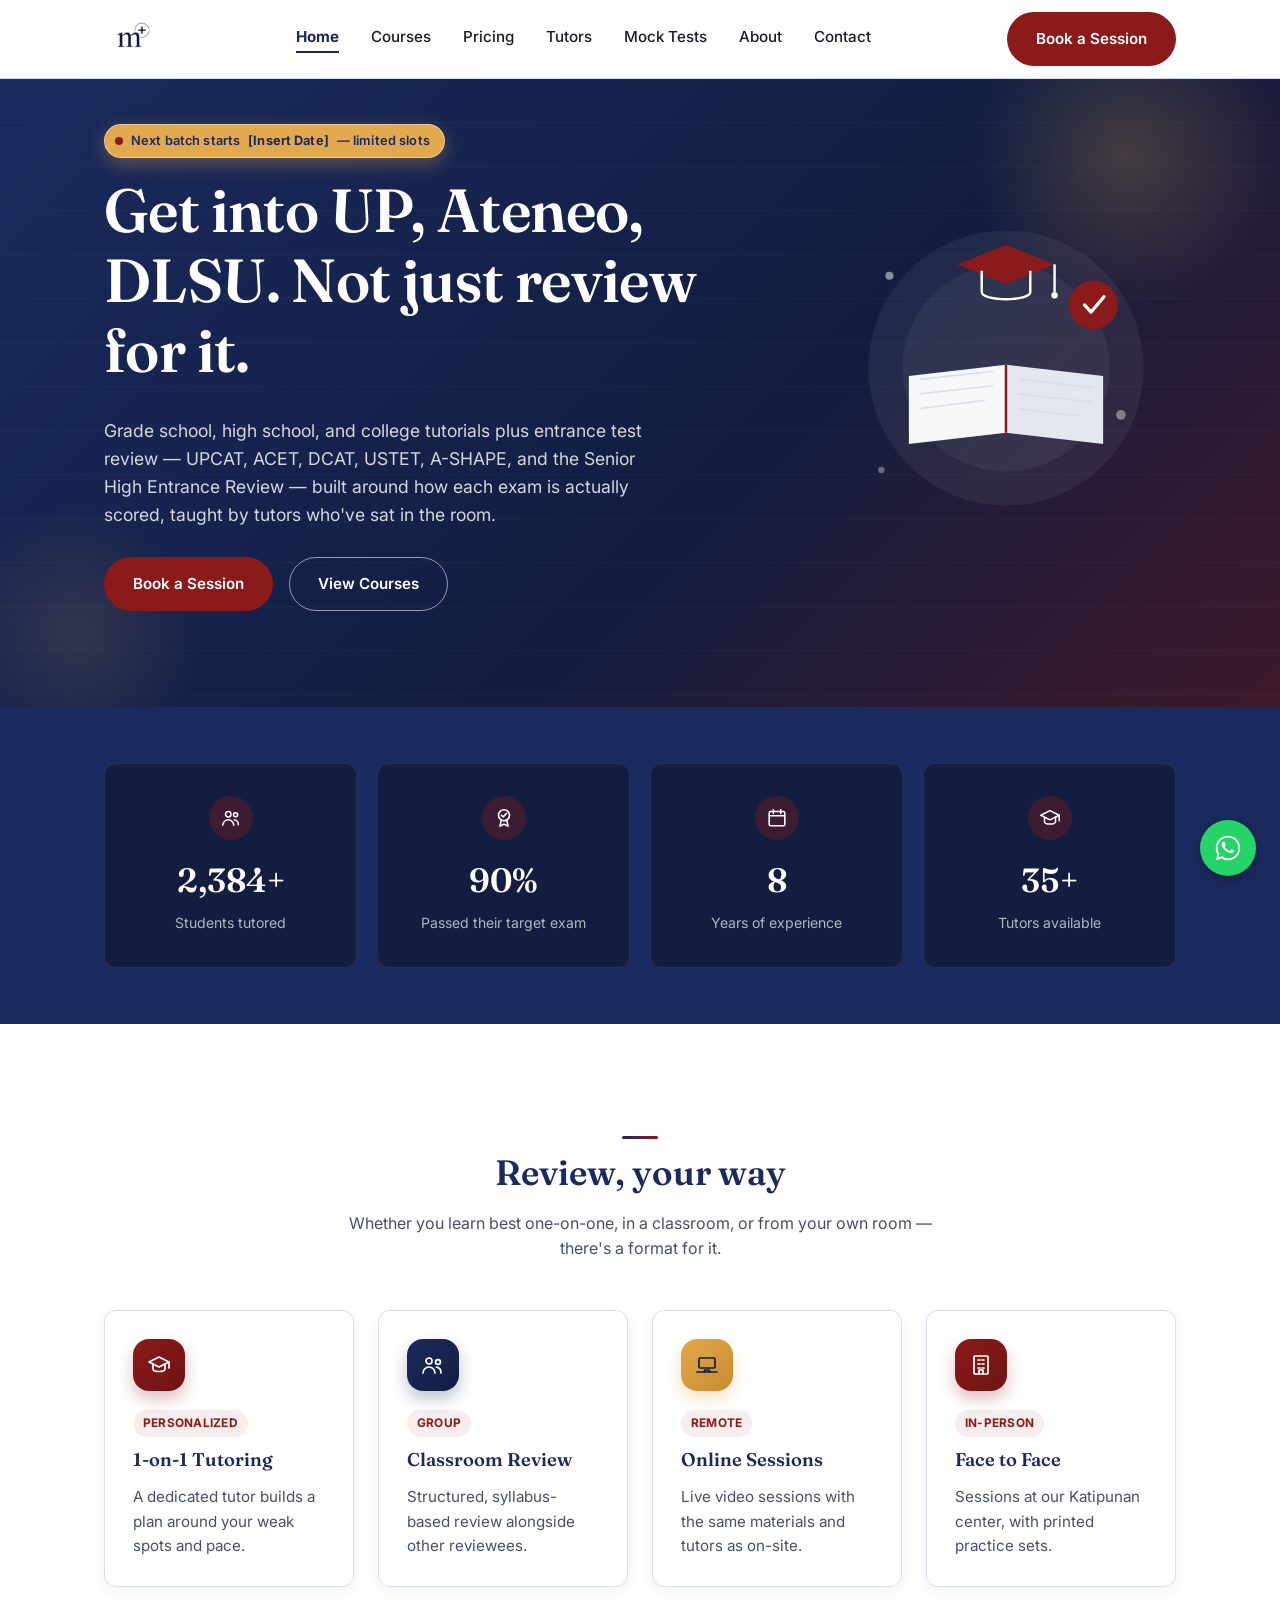
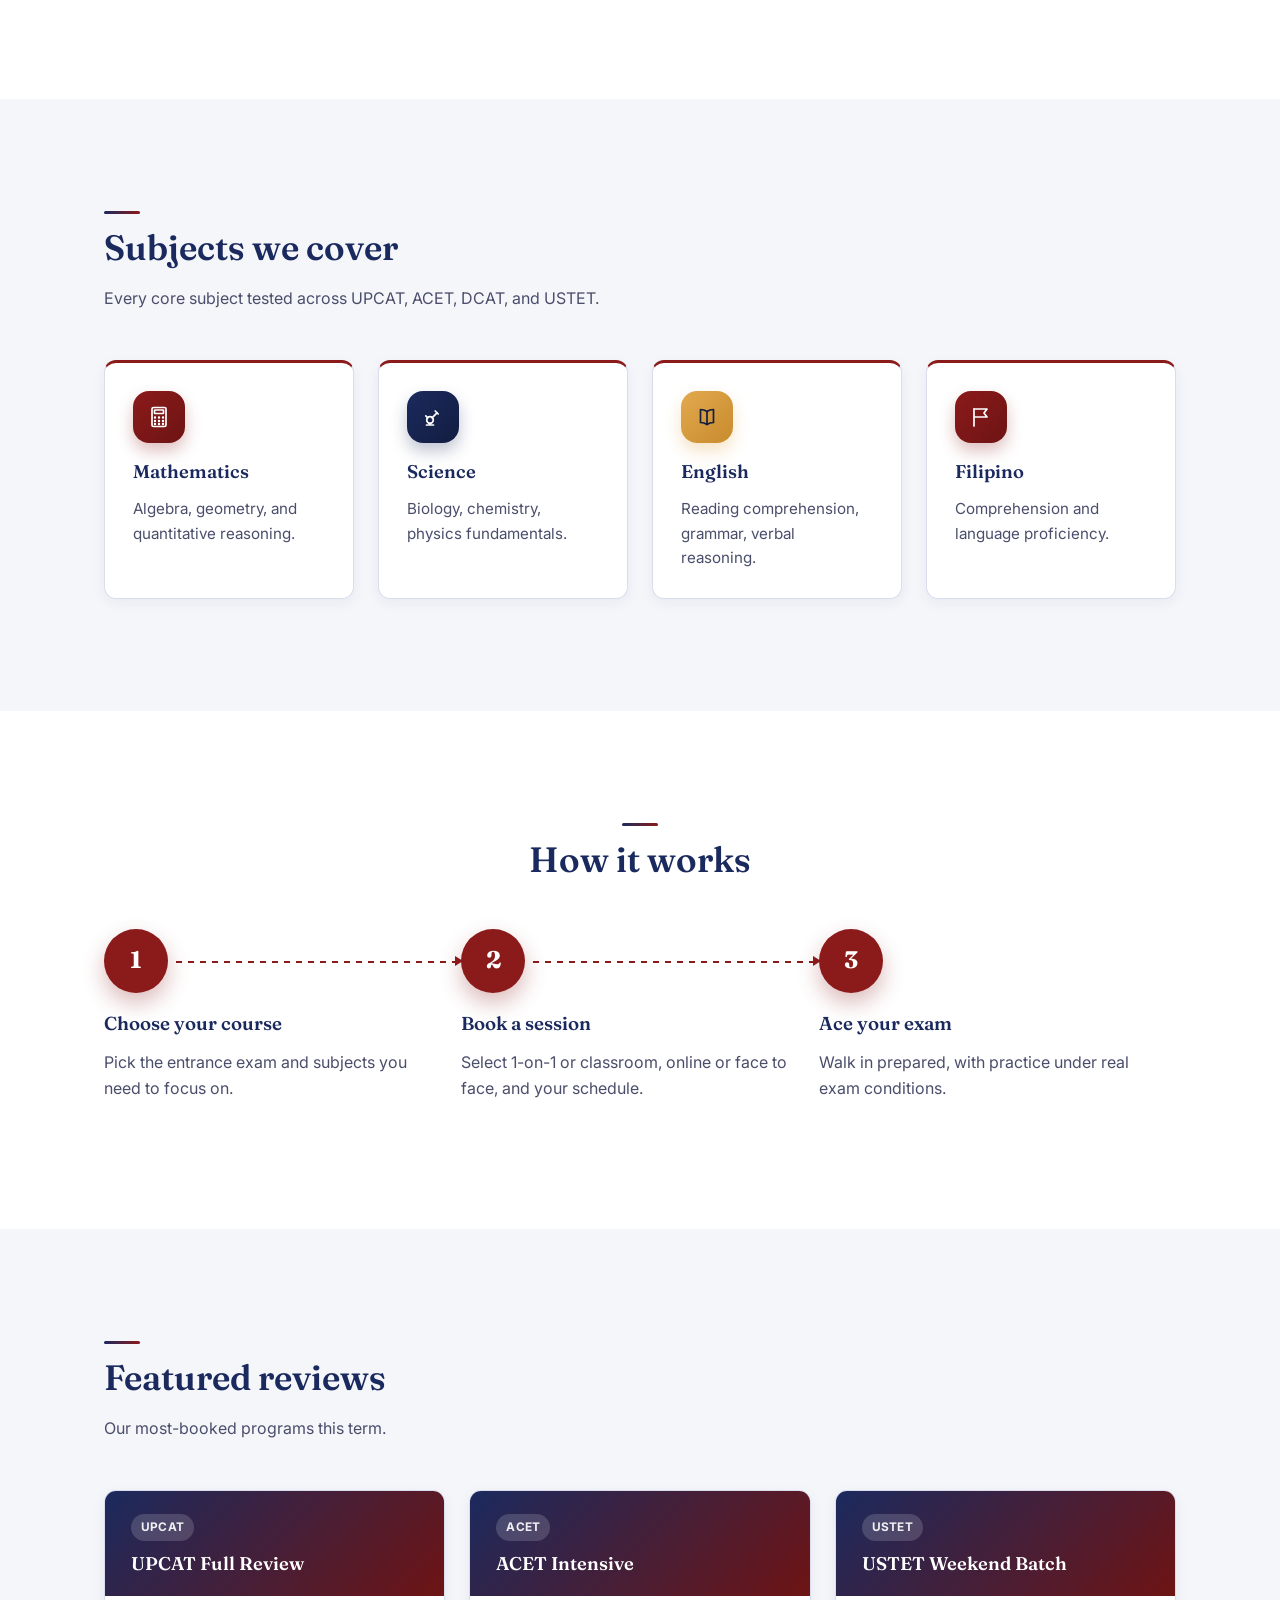
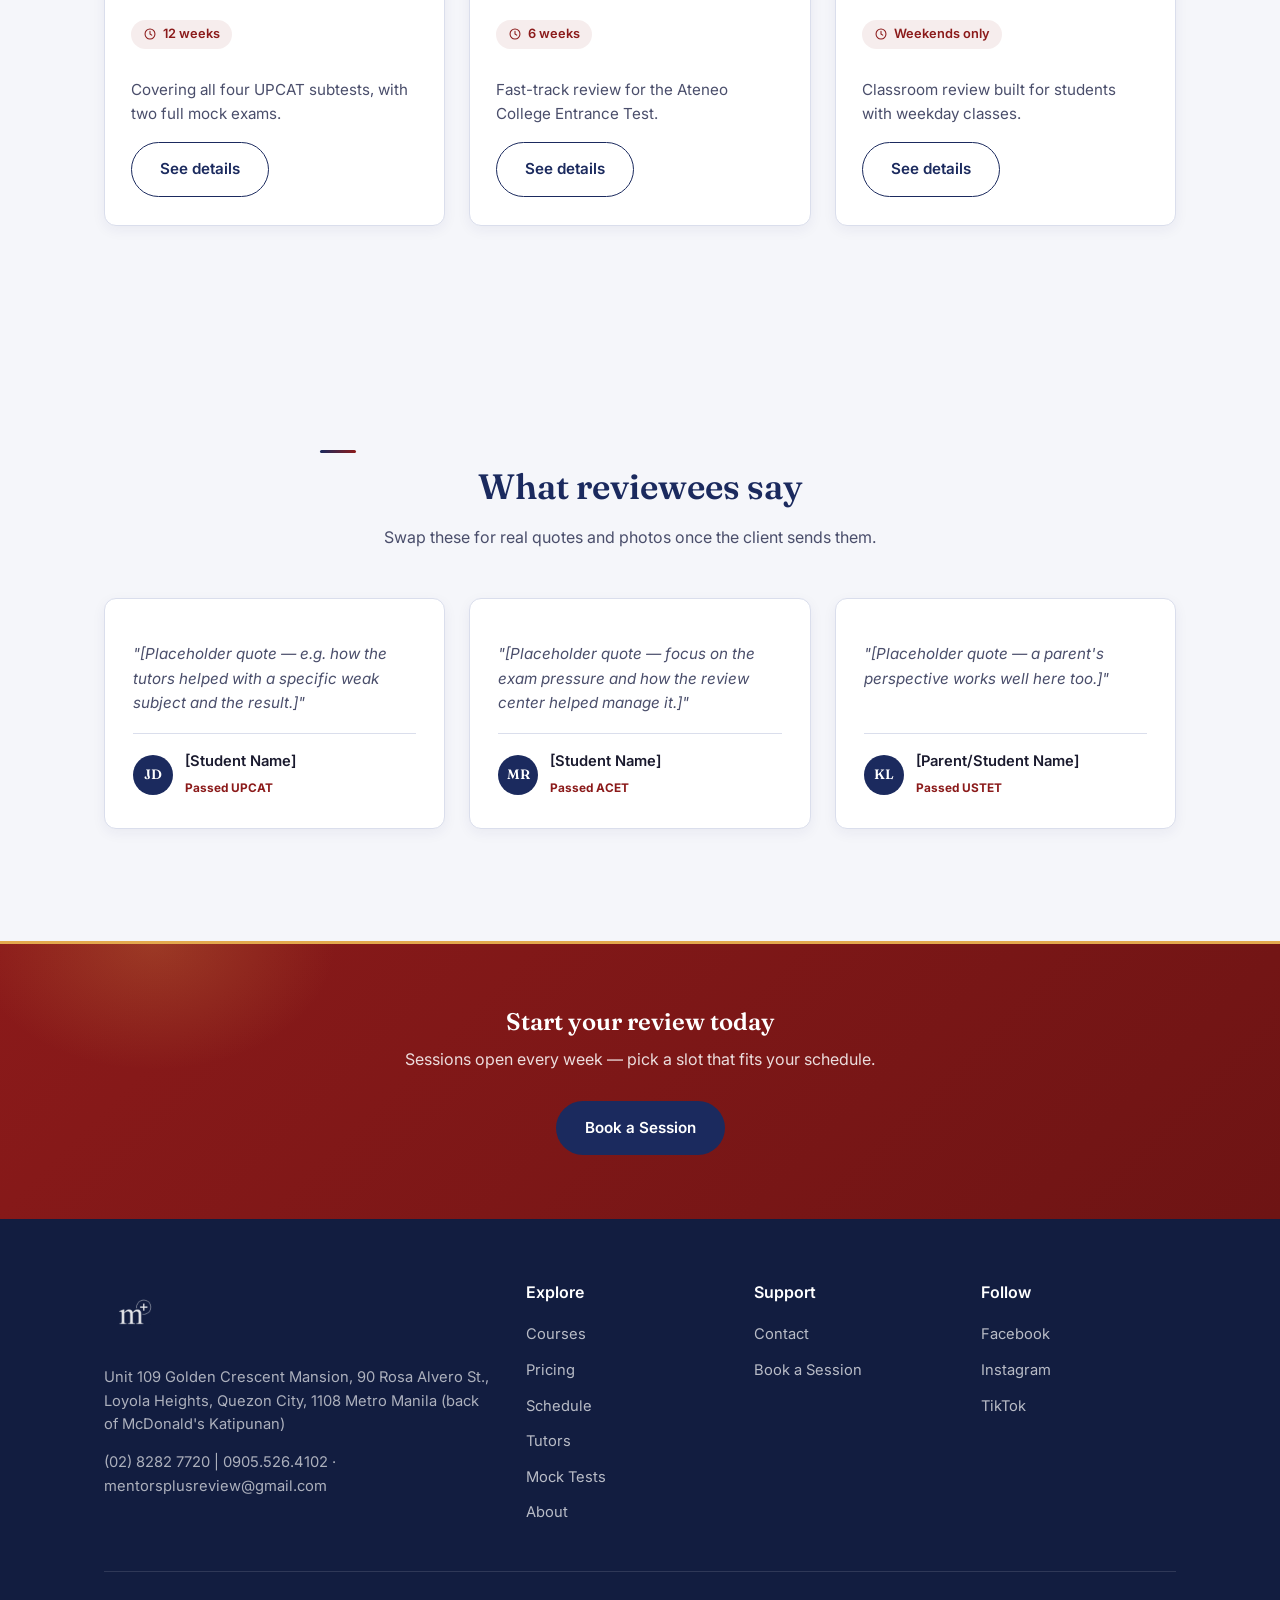
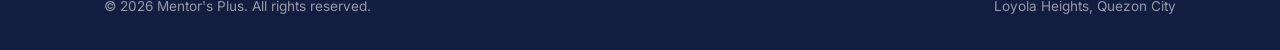
<file: index.html>
<!DOCTYPE html>
<html lang="en">
<head>
<meta charset="UTF-8">
<meta name="viewport" content="width=device-width, initial-scale=1">
<title>Mentor's Plus — Entrance Exam Review Center, Katipunan QC</title>
<meta name="description" content="Mentor's Plus offers grade school, high school, and college tutorials plus entrance test review — UPCAT, ACET, DCAT, USTET, A-SHAPE, and Senior High Entrance Review — online and face-to-face in Loyola Heights, QC.">
<link rel="preconnect" href="https://fonts.googleapis.com">
<link href="https://fonts.googleapis.com/css2?family=Fraunces:wght@500;600;700&family=Inter:wght@400;500;600;700&display=swap" rel="stylesheet">
<link rel="stylesheet" href="assets/style.css">
<link rel="stylesheet" href="assets/preloader.css">
<link rel="icon" type="image/png" href="assets/logo.png">
</head>
<body>
<div id="preloader"><div class="mark"></div></div>

<nav class="navbar">
  <div class="container">
    <a href="index.html" class="brand"><img src="assets/logo.png" alt="Mentor's Plus"></a>
    <div class="nav-links">
      <a href="index.html" class="active">Home</a>
      <a href="courses.html">Courses</a>
      <a href="pricing.html">Pricing</a>
      <a href="tutors.html">Tutors</a>
      <a href="mock-tests.html">Mock Tests</a>
      <a href="about.html">About</a>
      <a href="contact.html">Contact</a>
    </div>
    <div class="nav-cta">
      <a href="book.html" class="btn btn-maroon">Book a Session</a>
      <button class="nav-toggle" aria-label="Menu"><span></span><span></span><span></span></button>
    </div>
  </div>
</nav>

<header class="hero">
  <div class="container hero-grid">
    <div class="hero-inner">
      <!-- PLACEHOLDER: swap date once client confirms next batch -->
      <div class="hero-badge">Next batch starts <strong>[Insert Date]</strong> — limited slots</div>
      <h1>Get into UP, Ateneo, DLSU. Not just review for it.</h1>
      <p class="lead">Grade school, high school, and college tutorials plus entrance test review — UPCAT, ACET, DCAT, USTET, A-SHAPE, and the Senior High Entrance Review — built around how each exam is actually scored, taught by tutors who've sat in the room.</p>
      <div class="hero-ctas">
        <a href="book.html" class="btn btn-maroon">Book a Session</a>
        <a href="courses.html" class="btn btn-outline-white">View Courses</a>
      </div>
    </div>
    <div class="hero-visual">
      <!-- PLACEHOLDER: replace stat with confirmed figure from client -->
      <!-- <div class="hero-visual-badge"><span class="num">91%</span><span class="label">passed their target exam</span></div> -->
      <svg viewBox="0 0 420 420" xmlns="http://www.w3.org/2000/svg" aria-hidden="true">
        <circle cx="210" cy="210" r="170" fill="rgba(255,255,255,0.06)"/>
        <circle cx="210" cy="210" r="128" fill="rgba(255,255,255,0.05)"/>
        <g transform="translate(90,220)">
          <path d="M0 0 L120 -14 L120 70 L0 84 Z" fill="#FFFFFF" opacity="0.96"/>
          <path d="M120 -14 L240 0 L240 84 L120 70 Z" fill="#EDEFF7" opacity="0.96"/>
          <path d="M120 -14 L120 70" stroke="#8B1A1A" stroke-width="3"/>
          <path d="M14 4 L104 -6" stroke="#DADEEC" stroke-width="2"/>
          <path d="M14 22 L104 12" stroke="#DADEEC" stroke-width="2"/>
          <path d="M14 40 L94 30" stroke="#DADEEC" stroke-width="2"/>
          <path d="M136 4 L226 14" stroke="#DADEEC" stroke-width="2"/>
          <path d="M136 22 L226 32" stroke="#DADEEC" stroke-width="2"/>
          <path d="M136 40 L216 50" stroke="#DADEEC" stroke-width="2"/>
        </g>
        <g transform="translate(150,58)">
          <path d="M60 0 L120 24 L60 48 L0 24 Z" fill="#8B1A1A"/>
          <path d="M30 32 L30 58 C30 70 90 70 90 58 L90 32" stroke="#FFFFFF" stroke-width="3" fill="none"/>
          <line x1="120" y1="24" x2="120" y2="58" stroke="#FFFFFF" stroke-width="3"/>
          <circle cx="120" cy="62" r="4" fill="#FFFFFF"/>
        </g>
        <g transform="translate(318,132)">
          <circle cx="0" cy="0" r="30" fill="#8B1A1A"/>
          <path d="M-11 0 L-3 9 L13 -10" stroke="#FFFFFF" stroke-width="4" fill="none" stroke-linecap="round" stroke-linejoin="round"/>
        </g>
        <circle cx="66" cy="96" r="5" fill="rgba(255,255,255,0.5)"/>
        <circle cx="352" cy="268" r="6" fill="rgba(255,255,255,0.4)"/>
        <circle cx="56" cy="336" r="4" fill="rgba(255,255,255,0.35)"/>
      </svg>
    </div>
  </div>
</header>

<div class="stats-bar">
  <div class="stats-grid">
    <div class="stat">
      <div class="icon"><svg viewBox="0 0 24 24" fill="none" stroke="currentColor" stroke-width="1.7" stroke-linecap="round" stroke-linejoin="round"><circle cx="9" cy="8" r="3"/><path d="M3 20c0-3.3 2.7-6 6-6s6 2.7 6 6"/><circle cx="17" cy="8.5" r="2.2"/><path d="M15.7 14a5 5 0 014.3 5.3"/></svg></div>
      <div class="num">2,400+</div><div class="label">Students tutored</div>
    </div>
    <div class="stat">
      <div class="icon"><svg viewBox="0 0 24 24" fill="none" stroke="currentColor" stroke-width="1.7" stroke-linecap="round" stroke-linejoin="round"><circle cx="12" cy="9" r="6"/><path d="M9.2 9l1.8 1.8 3.8-3.8"/><path d="M9 14.5L7.5 21l4.5-2.3 4.5 2.3L15 14.5"/></svg></div>
      <div class="num">91%</div><div class="label">Passed their target exam</div>
    </div>
    <div class="stat">
      <div class="icon"><svg viewBox="0 0 24 24" fill="none" stroke="currentColor" stroke-width="1.7" stroke-linecap="round" stroke-linejoin="round"><rect x="3.5" y="5" width="17" height="15.5" rx="1.5"/><path d="M3.5 9.5h17"/><path d="M8 3v4M16 3v4"/></svg></div>
      <div class="num">8</div><div class="label">Years of experience</div>
    </div>
    <div class="stat">
      <div class="icon"><svg viewBox="0 0 24 24" fill="none" stroke="currentColor" stroke-width="1.7" stroke-linecap="round" stroke-linejoin="round"><path d="M2 9l10-5 10 5-10 5-10-5z"/><path d="M6 11v5c0 1.4 2.7 2.5 6 2.5s6-1.1 6-2.5v-5"/><path d="M22 9v6"/></svg></div>
      <div class="num">35+</div><div class="label">Tutors available</div>
    </div>
  </div>
</div>

<section>
  <div class="container">
    <div class="section-head center">
      <div class="eyebrow-line" style="justify-content:center"></div>
      <h2>Review, your way</h2>
      <p style="margin:0 auto">Whether you learn best one-on-one, in a classroom, or from your own room — there's a format for it.</p>
    </div>
    <div class="grid grid-4">
      <div class="card">
        <div class="icon"><svg viewBox="0 0 24 24" fill="none" stroke="currentColor" stroke-width="1.7" stroke-linecap="round" stroke-linejoin="round"><path d="M2 9l10-5 10 5-10 5-10-5z"/><path d="M6 11v5c0 1.4 2.7 2.5 6 2.5s6-1.1 6-2.5v-5"/><path d="M22 9v6"/></svg></div>
        <span class="tag">Personalized</span>
        <h3>1-on-1 Tutoring</h3>
        <p>A dedicated tutor builds a plan around your weak spots and pace.</p>
      </div>
      <div class="card">
        <div class="icon"><svg viewBox="0 0 24 24" fill="none" stroke="currentColor" stroke-width="1.7" stroke-linecap="round" stroke-linejoin="round"><circle cx="8" cy="8" r="3"/><path d="M2 20c0-3.3 2.7-6 6-6s6 2.7 6 6"/><circle cx="17" cy="9" r="2.4"/><path d="M15.5 14.2c2.6.3 4.5 2.6 4.5 5.8"/></svg></div>
        <span class="tag">Group</span>
        <h3>Classroom Review</h3>
        <p>Structured, syllabus-based review alongside other reviewees.</p>
      </div>
      <div class="card">
        <div class="icon"><svg viewBox="0 0 24 24" fill="none" stroke="currentColor" stroke-width="1.7" stroke-linecap="round" stroke-linejoin="round"><rect x="4" y="5" width="16" height="10" rx="1.2"/><path d="M2 19h20"/><path d="M9 19l1-2h4l1 2"/></svg></div>
        <span class="tag">Remote</span>
        <h3>Online Sessions</h3>
        <p>Live video sessions with the same materials and tutors as on-site.</p>
      </div>
      <div class="card">
        <div class="icon"><svg viewBox="0 0 24 24" fill="none" stroke="currentColor" stroke-width="1.7" stroke-linecap="round" stroke-linejoin="round"><rect x="5" y="3" width="14" height="18" rx="1"/><path d="M9 7h2M13 7h2M9 11h2M13 11h2M9 15h2M13 15h2"/><path d="M10 21v-4h4v4"/></svg></div>
        <span class="tag">In-person</span>
        <h3>Face to Face</h3>
        <p>Sessions at our Katipunan center, with printed practice sets.</p>
      </div>
    </div>
  </div>
</section>

<section class="bg-light">
  <div class="container">
    <div class="section-head">
      <div class="eyebrow-line"></div>
      <h2>Subjects we cover</h2>
      <p>Every core subject tested across UPCAT, ACET, DCAT, and USTET.</p>
    </div>
    <div class="grid grid-4">
      <div class="card subject">
        <div class="icon"><svg viewBox="0 0 24 24" fill="none" stroke="currentColor" stroke-width="1.7" stroke-linecap="round" stroke-linejoin="round"><rect x="5" y="2.5" width="14" height="19" rx="1.5"/><rect x="7.5" y="5" width="9" height="3.5" rx="0.5"/><path d="M8 12.5h.01M12 12.5h.01M16 12.5h.01M8 16h.01M12 16h.01M16 16h.01M8 19h.01M12 19h.01M16 19h.01" stroke-width="2.4"/></svg></div>
        <h3>Mathematics</h3><p>Algebra, geometry, and quantitative reasoning.</p>
      </div>
      <div class="card subject">
        <div class="icon"><svg viewBox="0 0 24 24" fill="none" stroke="currentColor" stroke-width="1.7" stroke-linecap="round" stroke-linejoin="round"><circle cx="9" cy="15" r="3.3"/><path d="M9 18.3V20M5.5 20h7"/><path d="M11 12.8L16 7.8"/><path d="M14.2 6l3 3"/><path d="M6.8 12.8l-2-2"/></svg></div>
        <h3>Science</h3><p>Biology, chemistry, physics fundamentals.</p>
      </div>
      <div class="card subject">
        <div class="icon"><svg viewBox="0 0 24 24" fill="none" stroke="currentColor" stroke-width="1.7" stroke-linecap="round" stroke-linejoin="round"><path d="M12 6.5c-1.8-1.3-4-2-6.5-2v13c2.5 0 4.7.7 6.5 2 1.8-1.3 4-2 6.5-2v-13c-2.5 0-4.7.7-6.5 2z"/><path d="M12 6.5v13"/></svg></div>
        <h3>English</h3><p>Reading comprehension, grammar, verbal reasoning.</p>
      </div>
      <div class="card subject">
        <div class="icon"><svg viewBox="0 0 24 24" fill="none" stroke="currentColor" stroke-width="1.7" stroke-linecap="round" stroke-linejoin="round"><path d="M5 21V4"/><path d="M5 4h13l-3 4 3 4H5"/></svg></div>
        <h3>Filipino</h3><p>Comprehension and language proficiency.</p>
      </div>
    </div>
  </div>
</section>

<section>
  <div class="container">
    <div class="section-head center" style="margin-left:auto;margin-right:auto">
      <div class="eyebrow-line" style="justify-content:center"></div>
      <h2>How it works</h2>
    </div>
    <div class="steps">
      <div class="step"><div class="step-num"></div><h3>Choose your course</h3><p>Pick the entrance exam and subjects you need to focus on.</p></div>
      <div class="step"><div class="step-num"></div><h3>Book a session</h3><p>Select 1-on-1 or classroom, online or face to face, and your schedule.</p></div>
      <div class="step"><div class="step-num"></div><h3>Ace your exam</h3><p>Walk in prepared, with practice under real exam conditions.</p></div>
    </div>
  </div>
</section>

<section class="bg-light">
  <div class="container">
    <div class="section-head">
      <div class="eyebrow-line"></div>
      <h2>Featured reviews</h2>
      <p>Our most-booked programs this term.</p>
    </div>
    <div class="grid grid-3">
      <div class="card review">
        <div class="review-head"><span class="tag">UPCAT</span><h3>UPCAT Full Review</h3></div>
        <div class="review-body">
          <div class="duration"><svg viewBox="0 0 24 24" fill="none" stroke="currentColor" stroke-width="1.8" stroke-linecap="round" stroke-linejoin="round"><circle cx="12" cy="12" r="8.5"/><path d="M12 7.5V12l3 2"/></svg>12 weeks</div>
          <p>Covering all four UPCAT subtests, with two full mock exams.</p>
          <a href="courses.html" class="btn btn-outline" style="margin-top:16px">See details</a>
        </div>
      </div>
      <div class="card review">
        <div class="review-head"><span class="tag">ACET</span><h3>ACET Intensive</h3></div>
        <div class="review-body">
          <div class="duration"><svg viewBox="0 0 24 24" fill="none" stroke="currentColor" stroke-width="1.8" stroke-linecap="round" stroke-linejoin="round"><circle cx="12" cy="12" r="8.5"/><path d="M12 7.5V12l3 2"/></svg>6 weeks</div>
          <p>Fast-track review for the Ateneo College Entrance Test.</p>
          <a href="courses.html" class="btn btn-outline" style="margin-top:16px">See details</a>
        </div>
      </div>
      <div class="card review">
        <div class="review-head"><span class="tag">USTET</span><h3>USTET Weekend Batch</h3></div>
        <div class="review-body">
          <div class="duration"><svg viewBox="0 0 24 24" fill="none" stroke="currentColor" stroke-width="1.8" stroke-linecap="round" stroke-linejoin="round"><circle cx="12" cy="12" r="8.5"/><path d="M12 7.5V12l3 2"/></svg>Weekends only</div>
          <p>Classroom review built for students with weekday classes.</p>
          <a href="courses.html" class="btn btn-outline" style="margin-top:16px">See details</a>
        </div>
      </div>
    </div>
  </div>
</section>

<section class="bg-light">
  <div class="container">
    <div class="section-head center">
      <div class="eyebrow-line"></div>
      <h2>What reviewees say</h2>
      <p>Swap these for real quotes and photos once the client sends them.</p>
    </div>
    <!-- PLACEHOLDER SECTION: replace names, quotes, exam tags, and avatar initials with real student testimonials/photos before launch -->
    <div class="grid grid-3">
      <div class="card testimonial">
        <p class="quote">"[Placeholder quote — e.g. how the tutors helped with a specific weak subject and the result.]"</p>
        <div class="testimonial-person">
          <div class="avatar">JD</div>
          <div>
            <div class="name">[Student Name]</div>
            <div class="tag">Passed UPCAT</div>
          </div>
        </div>
      </div>
      <div class="card testimonial">
        <p class="quote">"[Placeholder quote — focus on the exam pressure and how the review center helped manage it.]"</p>
        <div class="testimonial-person">
          <div class="avatar">MR</div>
          <div>
            <div class="name">[Student Name]</div>
            <div class="tag">Passed ACET</div>
          </div>
        </div>
      </div>
      <div class="card testimonial">
        <p class="quote">"[Placeholder quote — a parent's perspective works well here too.]"</p>
        <div class="testimonial-person">
          <div class="avatar">KL</div>
          <div>
            <div class="name">[Parent/Student Name]</div>
            <div class="tag">Passed USTET</div>
          </div>
        </div>
      </div>
    </div>
  </div>
</section>

<div class="cta-band">
  <div class="container">
    <h2>Start your review today</h2>
    <p>Sessions open every week — pick a slot that fits your schedule.</p>
    <a href="book.html" class="btn btn-navy">Book a Session</a>
  </div>
</div>

<footer>
  <div class="container">
    <div class="footer-grid">
      <div>
        <a href="index.html" class="brand"><img src="assets/logo-white.png" alt="Mentor's Plus"></a>
        <p style="color:rgba(255,255,255,0.65); margin-top:16px; font-size:0.92rem;">Unit 109 Golden Crescent Mansion, 90 Rosa Alvero St., Loyola Heights, Quezon City, 1108 Metro Manila (back of McDonald's Katipunan)</p>
        <p style="color:rgba(255,255,255,0.65); font-size:0.92rem;">(02) 8282 7720 &#124; 0905.526.4102 · mentorsplusreview@gmail.com</p>
      </div>
      <div>
        <h4>Explore</h4>
        <a href="courses.html">Courses</a>
        <a href="pricing.html">Pricing</a>
        <a href="schedule.html">Schedule</a>
        <a href="tutors.html">Tutors</a>
        <a href="mock-tests.html">Mock Tests</a>
        <a href="about.html">About</a>
      </div>
      <div>
        <h4>Support</h4>
        <a href="contact.html">Contact</a>
        <a href="book.html">Book a Session</a>
      </div>
      <div>
        <h4>Follow</h4>
        <a href="#">Facebook</a>
        <a href="https://instagram.com/mentorspluskatipunan" target="_blank" rel="noopener">Instagram</a>
        <a href="#">TikTok</a>
      </div>
    </div>
    <div class="bottom">
      <span>© 2026 Mentor's Plus. All rights reserved.</span>
      <span>Loyola Heights, Quezon City</span>
    </div>
  </div>
</footer>

<a class="whatsapp-fab" href="https://wa.me/639055264102" target="_blank" aria-label="Chat on WhatsApp">
  <svg viewBox="0 0 32 32" fill="white"><path d="M16 2C8.3 2 2 8.3 2 16c0 2.7.7 5.2 2.1 7.4L2 30l6.8-2.1C10.9 29.2 13.4 30 16 30c7.7 0 14-6.3 14-14S23.7 2 16 2zm0 25.6c-2.3 0-4.5-.6-6.4-1.8l-.5-.3-4 1.2 1.2-3.9-.3-.5C4.6 20.4 4 18.2 4 16c0-6.6 5.4-12 12-12s12 5.4 12 12-5.4 12-12 12zm6.6-8.9c-.4-.2-2.1-1-2.4-1.2-.3-.1-.5-.2-.8.2-.2.3-.9 1.2-1.1 1.4-.2.2-.4.3-.8.1-.4-.2-1.6-.6-3-1.9-1.1-1-1.9-2.2-2.1-2.6-.2-.4 0-.6.2-.8.2-.2.4-.4.5-.6.2-.2.2-.4.4-.6.1-.2.1-.4 0-.6-.1-.2-.8-2-1.1-2.7-.3-.7-.6-.6-.8-.6h-.7c-.2 0-.6.1-.9.4-.3.3-1.2 1.2-1.2 2.9s1.2 3.4 1.4 3.6c.2.2 2.4 3.7 5.9 5.1.8.3 1.4.5 1.9.7.8.3 1.5.2 2.1.1.6-.1 2.1-.9 2.4-1.7.3-.8.3-1.5.2-1.7-.1-.1-.3-.2-.7-.4z"/></svg>
</a>

<script src="assets/script.js"></script>
<script src="assets/reveal.js"></script>
</body>
</html>
</file>
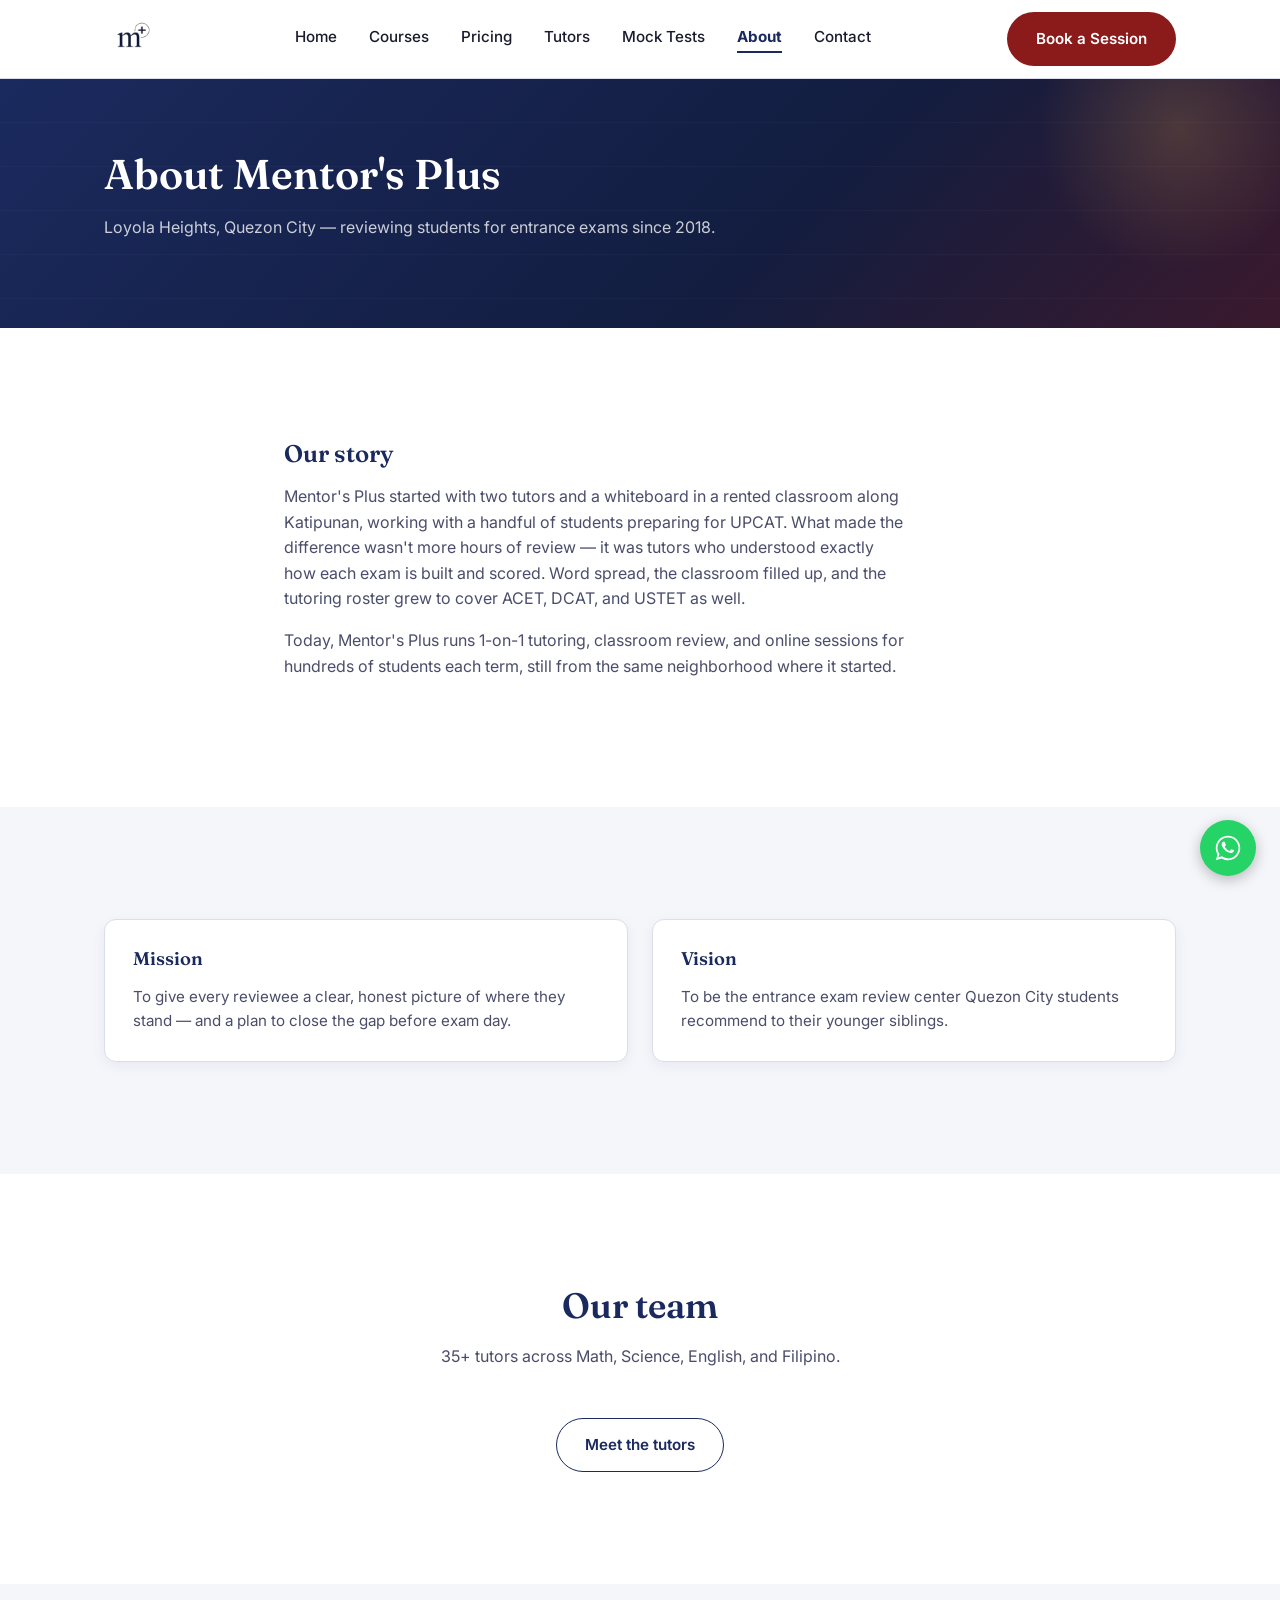
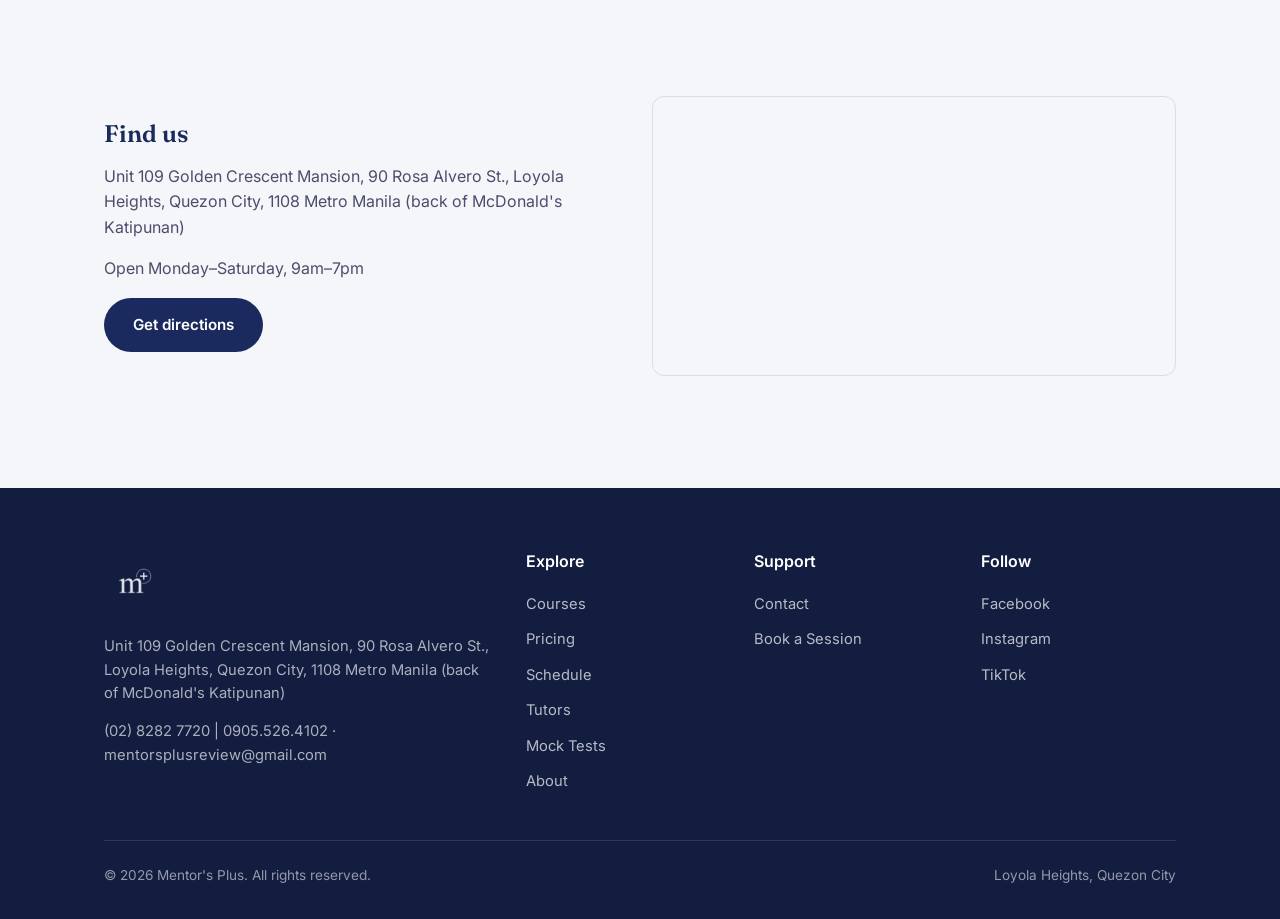
<file: about.html>
<!DOCTYPE html>
<html lang="en">
<head>
<meta charset="UTF-8">
<meta name="viewport" content="width=device-width, initial-scale=1">
<title>About — Mentor's Plus</title>
<link href="https://fonts.googleapis.com/css2?family=Fraunces:wght@500;600;700&family=Inter:wght@400;500;600;700&display=swap" rel="stylesheet">
<link rel="stylesheet" href="assets/style.css">
<link rel="stylesheet" href="assets/preloader.css">
<link rel="icon" type="image/png" href="assets/logo.png">
</head>
<body>
<div id="preloader"><div class="mark"></div></div>

<nav class="navbar">
  <div class="container">
    <a href="index.html" class="brand"><img src="assets/logo.png" alt="Mentor's Plus"></a>
    <div class="nav-links">
      <a href="index.html">Home</a>
      <a href="courses.html">Courses</a>
      <a href="pricing.html">Pricing</a>
      <a href="tutors.html">Tutors</a>
      <a href="mock-tests.html">Mock Tests</a>
      <a href="about.html" class="active">About</a>
      <a href="contact.html">Contact</a>
    </div>
    <div class="nav-cta">
      <a href="book.html" class="btn btn-maroon">Book a Session</a>
      <button class="nav-toggle" aria-label="Menu"><span></span><span></span><span></span></button>
    </div>
  </div>
</nav>

<header class="page-hero">
  <div class="container">
    <h1>About Mentor's Plus</h1>
    <p>Loyola Heights, Quezon City — reviewing students for entrance exams since 2018.</p>
  </div>
</header>

<section>
  <div class="container" style="max-width:760px;">
    <h2>Our story</h2>
    <p>Mentor's Plus started with two tutors and a whiteboard in a rented classroom along Katipunan, working with a handful of students preparing for UPCAT. What made the difference wasn't more hours of review — it was tutors who understood exactly how each exam is built and scored. Word spread, the classroom filled up, and the tutoring roster grew to cover ACET, DCAT, and USTET as well.</p>
    <p>Today, Mentor's Plus runs 1-on-1 tutoring, classroom review, and online sessions for hundreds of students each term, still from the same neighborhood where it started.</p>
  </div>
</section>

<section class="bg-light">
  <div class="container">
    <div class="grid grid-2">
      <div class="card hover-ring">
        <h3>Mission</h3>
        <p>To give every reviewee a clear, honest picture of where they stand — and a plan to close the gap before exam day.</p>
      </div>
      <div class="card hover-ring">
        <h3>Vision</h3>
        <p>To be the entrance exam review center Quezon City students recommend to their younger siblings.</p>
      </div>
    </div>
  </div>
</section>

<section>
  <div class="container">
    <div class="section-head center" style="margin-left:auto; margin-right:auto;">
      <h2>Our team</h2>
      <p style="margin:0 auto">35+ tutors across Math, Science, English, and Filipino.</p>
    </div>
    <div style="text-align:center;">
      <a href="tutors.html" class="btn btn-outline">Meet the tutors</a>
    </div>
  </div>
</section>

<section class="bg-light">
  <div class="container">
    <div class="grid grid-2" style="align-items:center;">
      <div>
        <h2>Find us</h2>
        <p>Unit 109 Golden Crescent Mansion, 90 Rosa Alvero St., Loyola Heights, Quezon City, 1108 Metro Manila (back of McDonald's Katipunan)</p>
        <p>Open Monday–Saturday, 9am–7pm</p>
        <a href="contact.html" class="btn btn-navy">Get directions</a>
      </div>
      <div style="border:1px solid var(--line); border-radius:var(--radius); overflow:hidden; height:280px;">
        <iframe title="Mentor's Plus location" width="100%" height="100%" style="border:0" loading="lazy"
          src="https://www.google.com/maps?q=Golden+Crescent+Mansion,+90+Rosa+Alvero+St.,+Loyola+Heights,+Quezon+City&output=embed"></iframe>
      </div>
    </div>
  </div>
</section>

<footer>
  <div class="container">
    <div class="footer-grid">
      <div>
        <a href="index.html" class="brand"><img src="assets/logo-white.png" alt="Mentor's Plus"></a>
        <p style="color:rgba(255,255,255,0.65); margin-top:16px; font-size:0.92rem;">Unit 109 Golden Crescent Mansion, 90 Rosa Alvero St., Loyola Heights, Quezon City, 1108 Metro Manila (back of McDonald's Katipunan)</p>
        <p style="color:rgba(255,255,255,0.65); font-size:0.92rem;">(02) 8282 7720 &#124; 0905.526.4102 · mentorsplusreview@gmail.com</p>
      </div>
      <div>
        <h4>Explore</h4>
        <a href="courses.html">Courses</a>
        <a href="pricing.html">Pricing</a>
        <a href="schedule.html">Schedule</a>
        <a href="tutors.html">Tutors</a>
        <a href="mock-tests.html">Mock Tests</a>
        <a href="about.html">About</a>
      </div>
      <div>
        <h4>Support</h4>
        <a href="contact.html">Contact</a>
        <a href="book.html">Book a Session</a>
      </div>
      <div>
        <h4>Follow</h4>
        <a href="#">Facebook</a>
        <a href="https://instagram.com/mentorspluskatipunan" target="_blank" rel="noopener">Instagram</a>
        <a href="#">TikTok</a>
      </div>
    </div>
    <div class="bottom">
      <span>© 2026 Mentor's Plus. All rights reserved.</span>
      <span>Loyola Heights, Quezon City</span>
    </div>
  </div>
</footer>

<a class="whatsapp-fab" href="https://wa.me/639055264102" target="_blank" aria-label="Chat on WhatsApp">
  <svg viewBox="0 0 32 32" fill="white"><path d="M16 2C8.3 2 2 8.3 2 16c0 2.7.7 5.2 2.1 7.4L2 30l6.8-2.1C10.9 29.2 13.4 30 16 30c7.7 0 14-6.3 14-14S23.7 2 16 2zm0 25.6c-2.3 0-4.5-.6-6.4-1.8l-.5-.3-4 1.2 1.2-3.9-.3-.5C4.6 20.4 4 18.2 4 16c0-6.6 5.4-12 12-12s12 5.4 12 12-5.4 12-12 12zm6.6-8.9c-.4-.2-2.1-1-2.4-1.2-.3-.1-.5-.2-.8.2-.2.3-.9 1.2-1.1 1.4-.2.2-.4.3-.8.1-.4-.2-1.6-.6-3-1.9-1.1-1-1.9-2.2-2.1-2.6-.2-.4 0-.6.2-.8.2-.2.4-.4.5-.6.2-.2.2-.4.4-.6.1-.2.1-.4 0-.6-.1-.2-.8-2-1.1-2.7-.3-.7-.6-.6-.8-.6h-.7c-.2 0-.6.1-.9.4-.3.3-1.2 1.2-1.2 2.9s1.2 3.4 1.4 3.6c.2.2 2.4 3.7 5.9 5.1.8.3 1.4.5 1.9.7.8.3 1.5.2 2.1.1.6-.1 2.1-.9 2.4-1.7.3-.8.3-1.5.2-1.7-.1-.1-.3-.2-.7-.4z"/></svg>
</a>

<script src="assets/script.js"></script>
<script src="assets/reveal.js"></script>
</body>
</html>
</file>
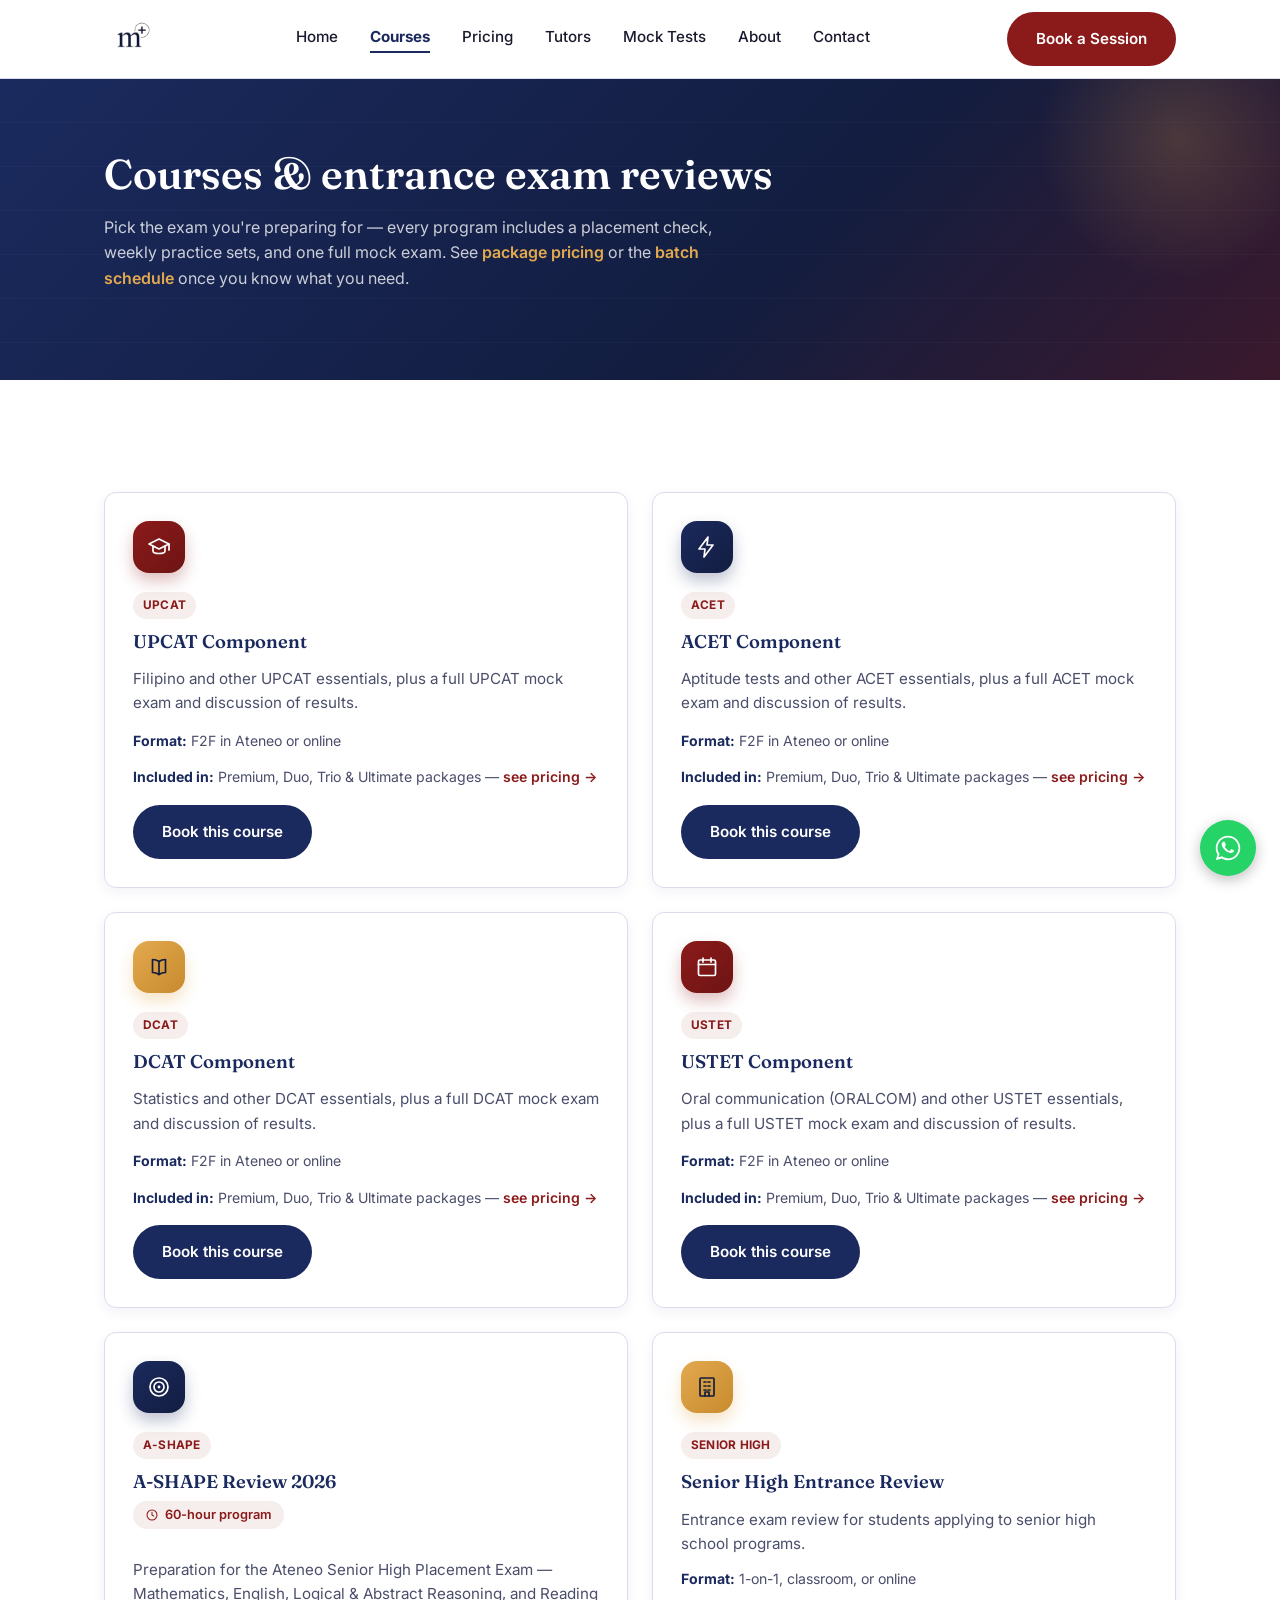
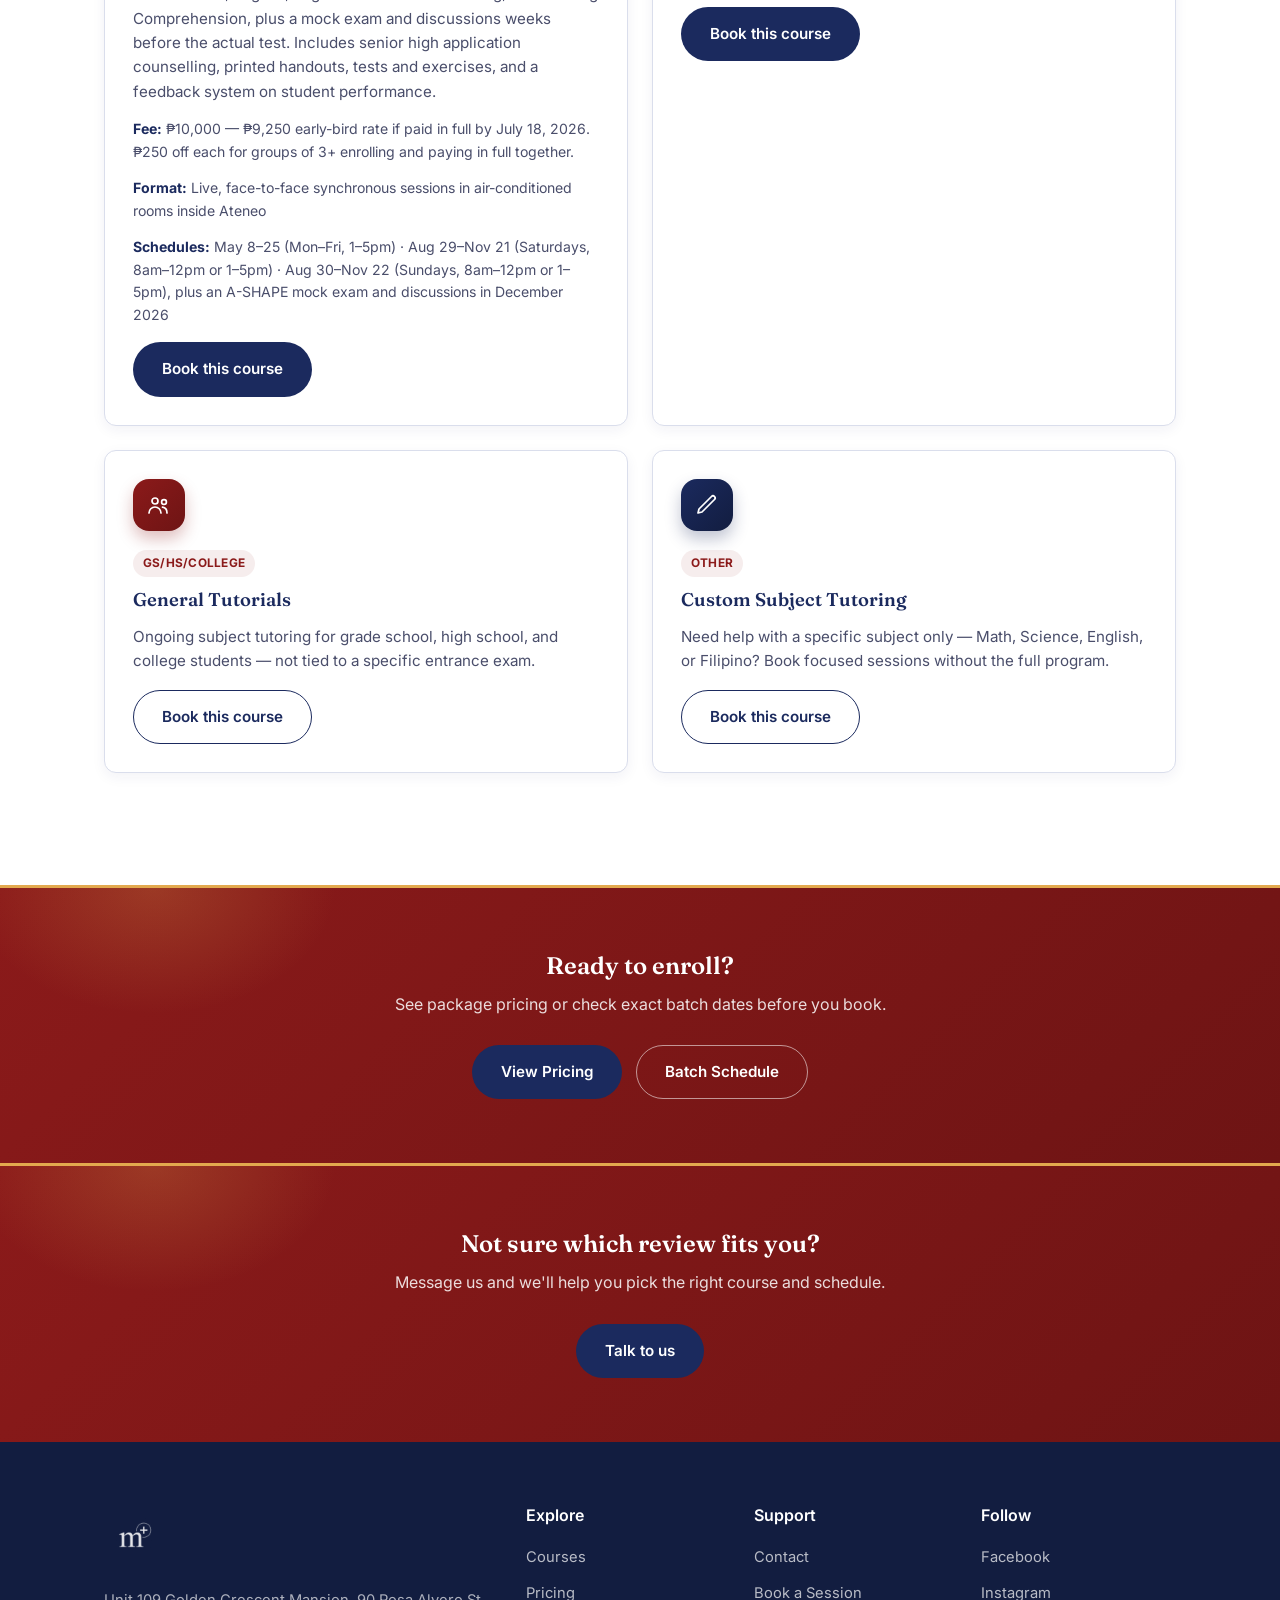
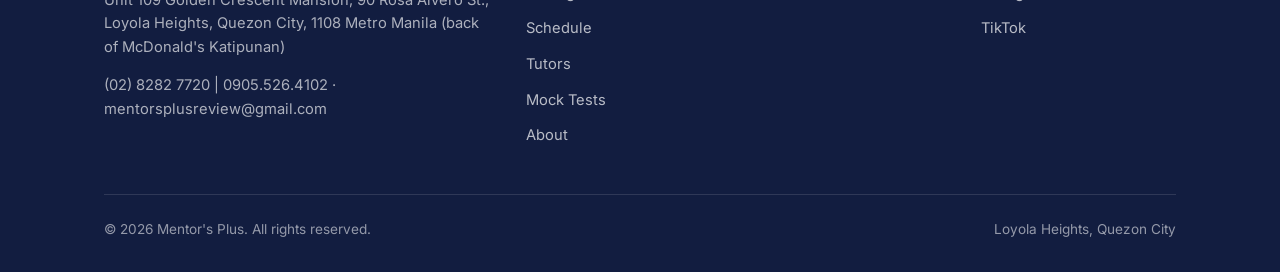
<file: courses.html>
<!DOCTYPE html>
<html lang="en">
<head>
<meta charset="UTF-8">
<meta name="viewport" content="width=device-width, initial-scale=1">
<title>Courses & Reviews — Mentor's Plus</title>
<link href="https://fonts.googleapis.com/css2?family=Fraunces:wght@500;600;700&family=Inter:wght@400;500;600;700&display=swap" rel="stylesheet">
<link rel="stylesheet" href="assets/style.css">
<link rel="stylesheet" href="assets/preloader.css">
<link rel="icon" type="image/png" href="assets/logo.png">
</head>
<body>
<div id="preloader"><div class="mark"></div></div>

<nav class="navbar">
  <div class="container">
    <a href="index.html" class="brand"><img src="assets/logo.png" alt="Mentor's Plus"></a>
    <div class="nav-links">
      <a href="index.html">Home</a>
      <a href="courses.html" class="active">Courses</a>
      <a href="pricing.html">Pricing</a>
      <a href="tutors.html">Tutors</a>
      <a href="mock-tests.html">Mock Tests</a>
      <a href="about.html">About</a>
      <a href="contact.html">Contact</a>
    </div>
    <div class="nav-cta">
      <a href="book.html" class="btn btn-maroon">Book a Session</a>
      <button class="nav-toggle" aria-label="Menu"><span></span><span></span><span></span></button>
    </div>
  </div>
</nav>

<header class="page-hero">
  <div class="container">
    <h1>Courses & entrance exam reviews</h1>
    <p>Pick the exam you're preparing for — every program includes a placement check, weekly practice sets, and one full mock exam. See <a href="pricing.html" style="color:var(--gold); font-weight:600;">package pricing</a> or the <a href="schedule.html" style="color:var(--gold); font-weight:600;">batch schedule</a> once you know what you need.</p>
  </div>
</header>

<section>
  <div class="container">
    <div class="grid grid-2">

      <div class="card">
        <div class="icon"><svg viewBox="0 0 24 24" fill="none" stroke="currentColor" stroke-width="1.7" stroke-linecap="round" stroke-linejoin="round"><path d="M2 9l10-5 10 5-10 5-10-5z"/><path d="M6 11v5c0 1.4 2.7 2.5 6 2.5s6-1.1 6-2.5v-5"/><path d="M22 9v6"/></svg></div>
        <span class="tag">UPCAT</span>
        <h3>UPCAT Component</h3>
        <p>Filipino and other UPCAT essentials, plus a full UPCAT mock exam and discussion of results.</p>
        <p style="font-size:0.88rem;"><strong style="color:var(--navy)">Format:</strong> F2F in Ateneo or online</p>
        <p style="font-size:0.88rem;"><strong style="color:var(--navy)">Included in:</strong> Premium, Duo, Trio & Ultimate packages — <a href="pricing.html#packages" style="color:var(--maroon); font-weight:600;">see pricing →</a></p>
        <a href="book.html?course=UPCAT" class="btn btn-navy" style="margin-top:16px">Book this course</a>
      </div>

      <div class="card">
        <div class="icon"><svg viewBox="0 0 24 24" fill="none" stroke="currentColor" stroke-width="1.7" stroke-linecap="round" stroke-linejoin="round"><path d="M13 2L4 14h6l-1 8 9-12h-6z"/></svg></div>
        <span class="tag">ACET</span>
        <h3>ACET Component</h3>
        <p>Aptitude tests and other ACET essentials, plus a full ACET mock exam and discussion of results.</p>
        <p style="font-size:0.88rem;"><strong style="color:var(--navy)">Format:</strong> F2F in Ateneo or online</p>
        <p style="font-size:0.88rem;"><strong style="color:var(--navy)">Included in:</strong> Premium, Duo, Trio & Ultimate packages — <a href="pricing.html#packages" style="color:var(--maroon); font-weight:600;">see pricing →</a></p>
        <a href="book.html?course=ACET" class="btn btn-navy" style="margin-top:16px">Book this course</a>
      </div>

      <div class="card">
        <div class="icon"><svg viewBox="0 0 24 24" fill="none" stroke="currentColor" stroke-width="1.7" stroke-linecap="round" stroke-linejoin="round"><path d="M12 6.5c-1.8-1.3-4-2-6.5-2v13c2.5 0 4.7.7 6.5 2 1.8-1.3 4-2 6.5-2v-13c-2.5 0-4.7.7-6.5 2z"/><path d="M12 6.5v13"/></svg></div>
        <span class="tag">DCAT</span>
        <h3>DCAT Component</h3>
        <p>Statistics and other DCAT essentials, plus a full DCAT mock exam and discussion of results.</p>
        <p style="font-size:0.88rem;"><strong style="color:var(--navy)">Format:</strong> F2F in Ateneo or online</p>
        <p style="font-size:0.88rem;"><strong style="color:var(--navy)">Included in:</strong> Premium, Duo, Trio & Ultimate packages — <a href="pricing.html#packages" style="color:var(--maroon); font-weight:600;">see pricing →</a></p>
        <a href="book.html?course=DCAT" class="btn btn-navy" style="margin-top:16px">Book this course</a>
      </div>

      <div class="card">
        <div class="icon"><svg viewBox="0 0 24 24" fill="none" stroke="currentColor" stroke-width="1.7" stroke-linecap="round" stroke-linejoin="round"><rect x="3.5" y="5" width="17" height="15.5" rx="1.5"/><path d="M3.5 9.5h17"/><path d="M8 3v4M16 3v4"/></svg></div>
        <span class="tag">USTET</span>
        <h3>USTET Component</h3>
        <p>Oral communication (ORALCOM) and other USTET essentials, plus a full USTET mock exam and discussion of results.</p>
        <p style="font-size:0.88rem;"><strong style="color:var(--navy)">Format:</strong> F2F in Ateneo or online</p>
        <p style="font-size:0.88rem;"><strong style="color:var(--navy)">Included in:</strong> Premium, Duo, Trio & Ultimate packages — <a href="pricing.html#packages" style="color:var(--maroon); font-weight:600;">see pricing →</a></p>
        <a href="book.html?course=USTET" class="btn btn-navy" style="margin-top:16px">Book this course</a>
      </div>

      <div class="card">
        <div class="icon"><svg viewBox="0 0 24 24" fill="none" stroke="currentColor" stroke-width="1.7" stroke-linecap="round" stroke-linejoin="round"><circle cx="12" cy="12" r="9"/><circle cx="12" cy="12" r="5"/><circle cx="12" cy="12" r="1.4" fill="currentColor" stroke="none"/></svg></div>
        <span class="tag">A-SHAPE</span>
        <h3>A-SHAPE Review 2026</h3>
        <div class="duration"><svg viewBox="0 0 24 24" fill="none" stroke="currentColor" stroke-width="1.8" stroke-linecap="round" stroke-linejoin="round"><circle cx="12" cy="12" r="8.5"/><path d="M12 7.5V12l3 2"/></svg>60-hour program</div>
        <p>Preparation for the Ateneo Senior High Placement Exam — Mathematics, English, Logical & Abstract Reasoning, and Reading Comprehension, plus a mock exam and discussions weeks before the actual test. Includes senior high application counselling, printed handouts, tests and exercises, and a feedback system on student performance.</p>
        <p style="font-size:0.88rem;"><strong style="color:var(--navy)">Fee:</strong> ₱10,000 — ₱9,250 early-bird rate if paid in full by July 18, 2026. ₱250 off each for groups of 3+ enrolling and paying in full together.</p>
        <p style="font-size:0.88rem;"><strong style="color:var(--navy)">Format:</strong> Live, face-to-face synchronous sessions in air-conditioned rooms inside Ateneo</p>
        <p style="font-size:0.88rem;"><strong style="color:var(--navy)">Schedules:</strong> May 8–25 (Mon–Fri, 1–5pm) · Aug 29–Nov 21 (Saturdays, 8am–12pm or 1–5pm) · Aug 30–Nov 22 (Sundays, 8am–12pm or 1–5pm), plus an A-SHAPE mock exam and discussions in December 2026</p>
        <a href="book.html?course=A-SHAPE" class="btn btn-navy" style="margin-top:16px">Book this course</a>
      </div>

      <div class="card">
        <div class="icon"><svg viewBox="0 0 24 24" fill="none" stroke="currentColor" stroke-width="1.7" stroke-linecap="round" stroke-linejoin="round"><rect x="5" y="3" width="14" height="18" rx="1"/><path d="M9 7h2M13 7h2M9 11h2M13 11h2M9 15h2M13 15h2"/><path d="M10 21v-4h4v4"/></svg></div>
        <span class="tag">Senior High</span>
        <h3>Senior High Entrance Review</h3>
        <p>Entrance exam review for students applying to senior high school programs.</p>
        <p style="font-size:0.88rem; margin-top:12px;"><strong style="color:var(--navy)">Format:</strong> 1-on-1, classroom, or online</p>
        <a href="book.html" class="btn btn-navy" style="margin-top:16px">Book this course</a>
      </div>

      <div class="card">
        <div class="icon"><svg viewBox="0 0 24 24" fill="none" stroke="currentColor" stroke-width="1.7" stroke-linecap="round" stroke-linejoin="round"><circle cx="8" cy="8" r="3"/><path d="M2 20c0-3.3 2.7-6 6-6s6 2.7 6 6"/><circle cx="17" cy="9" r="2.4"/><path d="M15.5 14.2c2.6.3 4.5 2.6 4.5 5.8"/></svg></div>
        <span class="tag">GS/HS/College</span>
        <h3>General Tutorials</h3>
        <p>Ongoing subject tutoring for grade school, high school, and college students — not tied to a specific entrance exam.</p>
        <a href="book.html" class="btn btn-outline" style="margin-top:16px">Book this course</a>
      </div>

      <div class="card">
        <div class="icon"><svg viewBox="0 0 24 24" fill="none" stroke="currentColor" stroke-width="1.7" stroke-linecap="round" stroke-linejoin="round"><path d="M16.5 3.5a2.1 2.1 0 013 3L7 19l-4 1 1-4 12.5-12.5z"/></svg></div>
        <span class="tag">Other</span>
        <h3>Custom Subject Tutoring</h3>
        <p>Need help with a specific subject only — Math, Science, English, or Filipino? Book focused sessions without the full program.</p>
        <a href="book.html" class="btn btn-outline" style="margin-top:16px">Book this course</a>
      </div>

    </div>
  </div>
</section>

<div class="cta-band">
  <div class="container">
    <h2>Ready to enroll?</h2>
    <p>See package pricing or check exact batch dates before you book.</p>
    <div style="display:flex; gap:14px; justify-content:center; flex-wrap:wrap;">
      <a href="pricing.html" class="btn btn-navy">View Pricing</a>
      <a href="schedule.html" class="btn btn-outline-white">Batch Schedule</a>
    </div>
  </div>
</div>

<div class="cta-band">
  <div class="container">
    <h2>Not sure which review fits you?</h2>
    <p>Message us and we'll help you pick the right course and schedule.</p>
    <a href="contact.html" class="btn btn-navy">Talk to us</a>
  </div>
</div>

<footer>
  <div class="container">
    <div class="footer-grid">
      <div>
        <a href="index.html" class="brand"><img src="assets/logo-white.png" alt="Mentor's Plus"></a>
        <p style="color:rgba(255,255,255,0.65); margin-top:16px; font-size:0.92rem;">Unit 109 Golden Crescent Mansion, 90 Rosa Alvero St., Loyola Heights, Quezon City, 1108 Metro Manila (back of McDonald's Katipunan)</p>
        <p style="color:rgba(255,255,255,0.65); font-size:0.92rem;">(02) 8282 7720 &#124; 0905.526.4102 · mentorsplusreview@gmail.com</p>
      </div>
      <div>
        <h4>Explore</h4>
        <a href="courses.html">Courses</a>
        <a href="pricing.html">Pricing</a>
        <a href="schedule.html">Schedule</a>
        <a href="tutors.html">Tutors</a>
        <a href="mock-tests.html">Mock Tests</a>
        <a href="about.html">About</a>
      </div>
      <div>
        <h4>Support</h4>
        <a href="contact.html">Contact</a>
        <a href="book.html">Book a Session</a>
      </div>
      <div>
        <h4>Follow</h4>
        <a href="#">Facebook</a>
        <a href="https://instagram.com/mentorspluskatipunan" target="_blank" rel="noopener">Instagram</a>
        <a href="#">TikTok</a>
      </div>
    </div>
    <div class="bottom">
      <span>© 2026 Mentor's Plus. All rights reserved.</span>
      <span>Loyola Heights, Quezon City</span>
    </div>
  </div>
</footer>

<a class="whatsapp-fab" href="https://wa.me/639055264102" target="_blank" aria-label="Chat on WhatsApp">
  <svg viewBox="0 0 32 32" fill="white"><path d="M16 2C8.3 2 2 8.3 2 16c0 2.7.7 5.2 2.1 7.4L2 30l6.8-2.1C10.9 29.2 13.4 30 16 30c7.7 0 14-6.3 14-14S23.7 2 16 2zm0 25.6c-2.3 0-4.5-.6-6.4-1.8l-.5-.3-4 1.2 1.2-3.9-.3-.5C4.6 20.4 4 18.2 4 16c0-6.6 5.4-12 12-12s12 5.4 12 12-5.4 12-12 12zm6.6-8.9c-.4-.2-2.1-1-2.4-1.2-.3-.1-.5-.2-.8.2-.2.3-.9 1.2-1.1 1.4-.2.2-.4.3-.8.1-.4-.2-1.6-.6-3-1.9-1.1-1-1.9-2.2-2.1-2.6-.2-.4 0-.6.2-.8.2-.2.4-.4.5-.6.2-.2.2-.4.4-.6.1-.2.1-.4 0-.6-.1-.2-.8-2-1.1-2.7-.3-.7-.6-.6-.8-.6h-.7c-.2 0-.6.1-.9.4-.3.3-1.2 1.2-1.2 2.9s1.2 3.4 1.4 3.6c.2.2 2.4 3.7 5.9 5.1.8.3 1.4.5 1.9.7.8.3 1.5.2 2.1.1.6-.1 2.1-.9 2.4-1.7.3-.8.3-1.5.2-1.7-.1-.1-.3-.2-.7-.4z"/></svg>
</a>

<script src="assets/script.js"></script>
<script src="assets/reveal.js"></script>
</body>
</html>
</file>
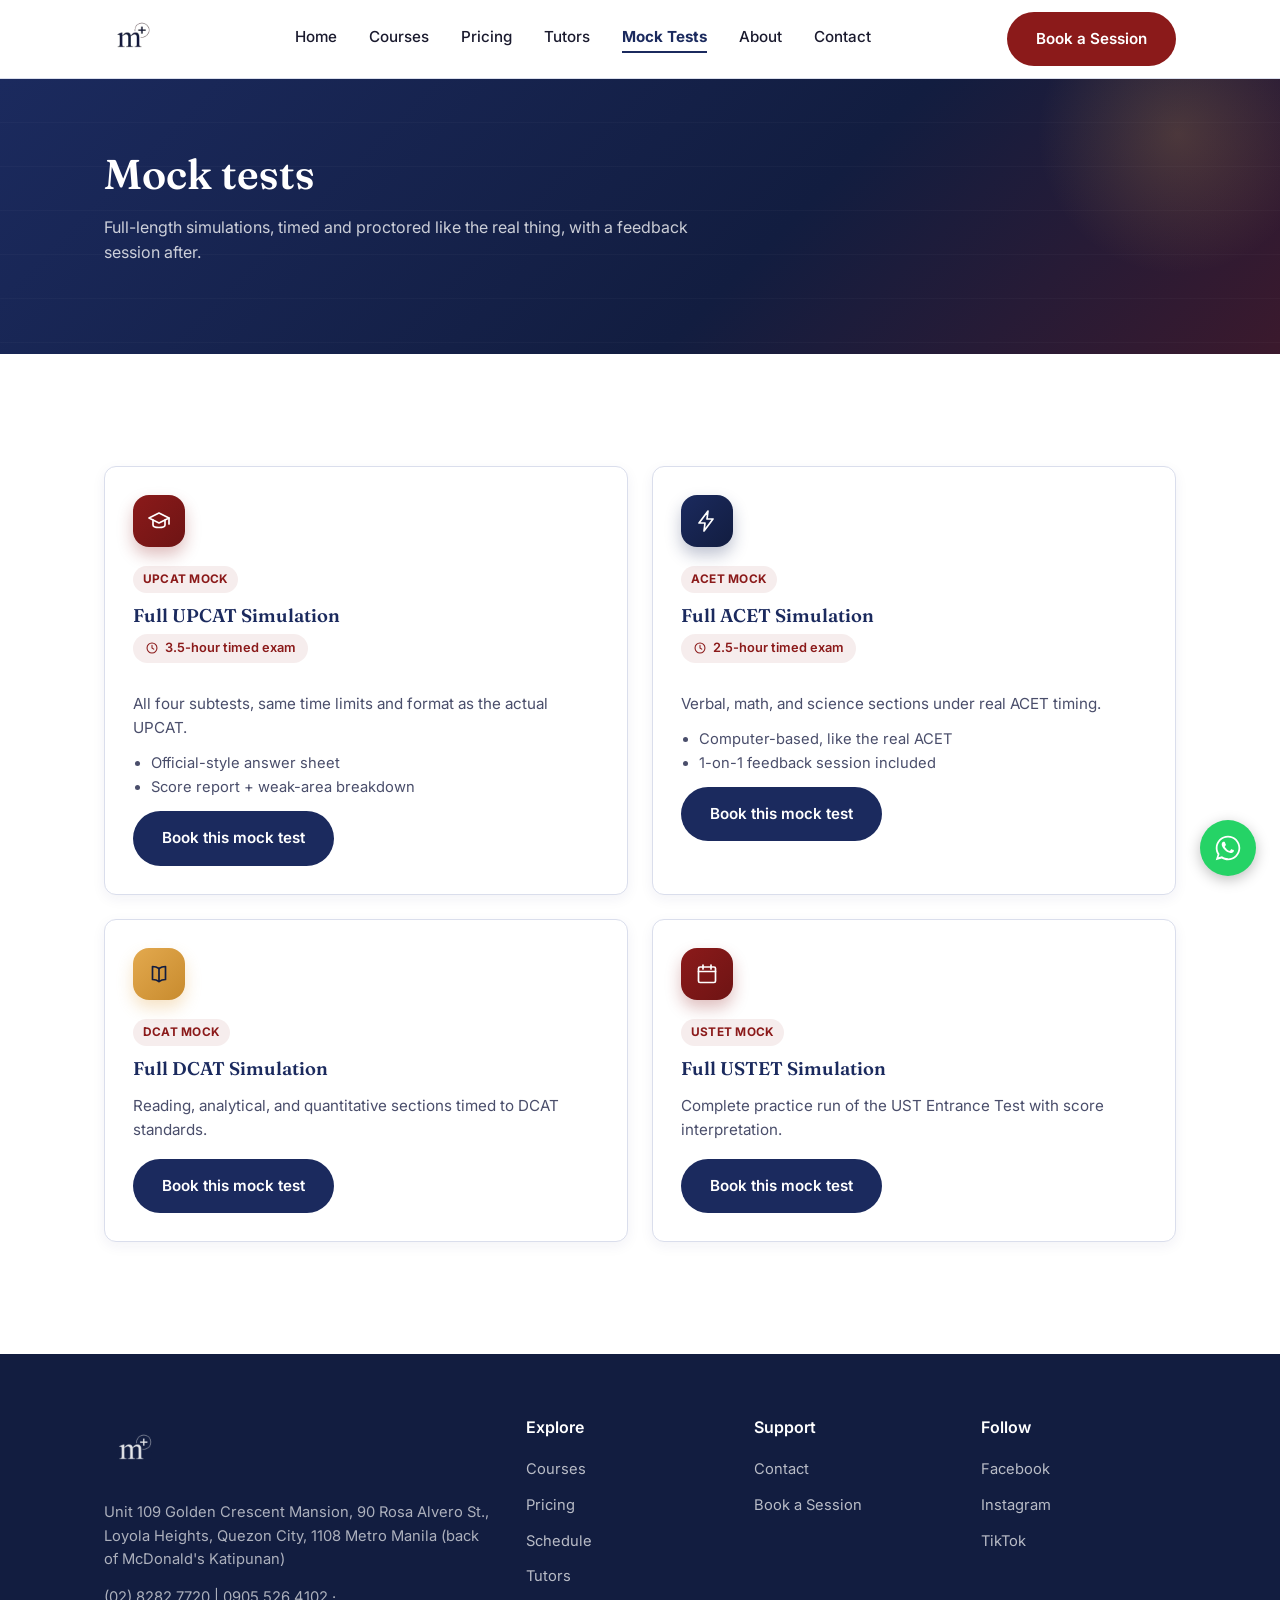
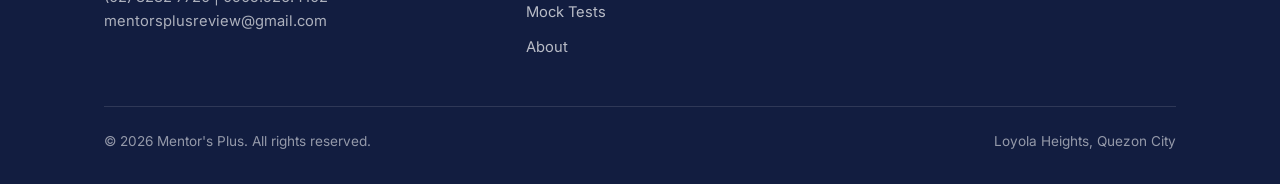
<file: mock-tests.html>
<!DOCTYPE html>
<html lang="en">
<head>
<meta charset="UTF-8">
<meta name="viewport" content="width=device-width, initial-scale=1">
<title>Mock Tests — Mentor's Plus</title>
<link href="https://fonts.googleapis.com/css2?family=Fraunces:wght@500;600;700&family=Inter:wght@400;500;600;700&display=swap" rel="stylesheet">
<link rel="stylesheet" href="assets/style.css">
<link rel="stylesheet" href="assets/preloader.css">
<link rel="icon" type="image/png" href="assets/logo.png">
</head>
<body>
<div id="preloader"><div class="mark"></div></div>

<nav class="navbar">
  <div class="container">
    <a href="index.html" class="brand"><img src="assets/logo.png" alt="Mentor's Plus"></a>
    <div class="nav-links">
      <a href="index.html">Home</a>
      <a href="courses.html">Courses</a>
      <a href="pricing.html">Pricing</a>
      <a href="tutors.html">Tutors</a>
      <a href="mock-tests.html" class="active">Mock Tests</a>
      <a href="about.html">About</a>
      <a href="contact.html">Contact</a>
    </div>
    <div class="nav-cta">
      <a href="book.html" class="btn btn-maroon">Book a Session</a>
      <button class="nav-toggle" aria-label="Menu"><span></span><span></span><span></span></button>
    </div>
  </div>
</nav>

<header class="page-hero">
  <div class="container">
    <h1>Mock tests</h1>
    <p>Full-length simulations, timed and proctored like the real thing, with a feedback session after.</p>
  </div>
</header>

<section>
  <div class="container">
    <div class="grid grid-2">
      <div class="card">
        <div class="icon"><svg viewBox="0 0 24 24" fill="none" stroke="currentColor" stroke-width="1.7" stroke-linecap="round" stroke-linejoin="round"><path d="M2 9l10-5 10 5-10 5-10-5z"/><path d="M6 11v5c0 1.4 2.7 2.5 6 2.5s6-1.1 6-2.5v-5"/><path d="M22 9v6"/></svg></div>
        <span class="tag">UPCAT Mock</span>
        <h3>Full UPCAT Simulation</h3>
        <div class="duration"><svg viewBox="0 0 24 24" fill="none" stroke="currentColor" stroke-width="1.8" stroke-linecap="round" stroke-linejoin="round"><circle cx="12" cy="12" r="8.5"/><path d="M12 7.5V12l3 2"/></svg>3.5-hour timed exam</div>
        <p>All four subtests, same time limits and format as the actual UPCAT.</p>
        <ul style="color:var(--text-soft); font-size:0.92rem; padding-left:18px; margin:12px 0;">
          <li>Official-style answer sheet</li>
          <li>Score report + weak-area breakdown</li>
        </ul>
        <a href="book.html?course=UPCAT%20Mock" class="btn btn-navy">Book this mock test</a>
      </div>
      <div class="card">
        <div class="icon"><svg viewBox="0 0 24 24" fill="none" stroke="currentColor" stroke-width="1.7" stroke-linecap="round" stroke-linejoin="round"><path d="M13 2L4 14h6l-1 8 9-12h-6z"/></svg></div>
        <span class="tag">ACET Mock</span>
        <h3>Full ACET Simulation</h3>
        <div class="duration"><svg viewBox="0 0 24 24" fill="none" stroke="currentColor" stroke-width="1.8" stroke-linecap="round" stroke-linejoin="round"><circle cx="12" cy="12" r="8.5"/><path d="M12 7.5V12l3 2"/></svg>2.5-hour timed exam</div>
        <p>Verbal, math, and science sections under real ACET timing.</p>
        <ul style="color:var(--text-soft); font-size:0.92rem; padding-left:18px; margin:12px 0;">
          <li>Computer-based, like the real ACET</li>
          <li>1-on-1 feedback session included</li>
        </ul>
        <a href="book.html?course=ACET%20Mock" class="btn btn-navy">Book this mock test</a>
      </div>
      <div class="card">
        <div class="icon"><svg viewBox="0 0 24 24" fill="none" stroke="currentColor" stroke-width="1.7" stroke-linecap="round" stroke-linejoin="round"><path d="M12 6.5c-1.8-1.3-4-2-6.5-2v13c2.5 0 4.7.7 6.5 2 1.8-1.3 4-2 6.5-2v-13c-2.5 0-4.7.7-6.5 2z"/><path d="M12 6.5v13"/></svg></div>
        <span class="tag">DCAT Mock</span>
        <h3>Full DCAT Simulation</h3>
        <p>Reading, analytical, and quantitative sections timed to DCAT standards.</p>
        <a href="book.html?course=DCAT%20Mock" class="btn btn-navy" style="margin-top:16px">Book this mock test</a>
      </div>
      <div class="card">
        <div class="icon"><svg viewBox="0 0 24 24" fill="none" stroke="currentColor" stroke-width="1.7" stroke-linecap="round" stroke-linejoin="round"><rect x="3.5" y="5" width="17" height="15.5" rx="1.5"/><path d="M3.5 9.5h17"/><path d="M8 3v4M16 3v4"/></svg></div>
        <span class="tag">USTET Mock</span>
        <h3>Full USTET Simulation</h3>
        <p>Complete practice run of the UST Entrance Test with score interpretation.</p>
        <a href="book.html?course=USTET%20Mock" class="btn btn-navy" style="margin-top:16px">Book this mock test</a>
      </div>
    </div>
  </div>
</section>

<footer>
  <div class="container">
    <div class="footer-grid">
      <div>
        <a href="index.html" class="brand"><img src="assets/logo-white.png" alt="Mentor's Plus"></a>
        <p style="color:rgba(255,255,255,0.65); margin-top:16px; font-size:0.92rem;">Unit 109 Golden Crescent Mansion, 90 Rosa Alvero St., Loyola Heights, Quezon City, 1108 Metro Manila (back of McDonald's Katipunan)</p>
        <p style="color:rgba(255,255,255,0.65); font-size:0.92rem;">(02) 8282 7720 &#124; 0905.526.4102 · mentorsplusreview@gmail.com</p>
      </div>
      <div>
        <h4>Explore</h4>
        <a href="courses.html">Courses</a>
        <a href="pricing.html">Pricing</a>
        <a href="schedule.html">Schedule</a>
        <a href="tutors.html">Tutors</a>
        <a href="mock-tests.html">Mock Tests</a>
        <a href="about.html">About</a>
      </div>
      <div>
        <h4>Support</h4>
        <a href="contact.html">Contact</a>
        <a href="book.html">Book a Session</a>
      </div>
      <div>
        <h4>Follow</h4>
        <a href="#">Facebook</a>
        <a href="https://instagram.com/mentorspluskatipunan" target="_blank" rel="noopener">Instagram</a>
        <a href="#">TikTok</a>
      </div>
    </div>
    <div class="bottom">
      <span>© 2026 Mentor's Plus. All rights reserved.</span>
      <span>Loyola Heights, Quezon City</span>
    </div>
  </div>
</footer>

<a class="whatsapp-fab" href="https://wa.me/639055264102" target="_blank" aria-label="Chat on WhatsApp">
  <svg viewBox="0 0 32 32" fill="white"><path d="M16 2C8.3 2 2 8.3 2 16c0 2.7.7 5.2 2.1 7.4L2 30l6.8-2.1C10.9 29.2 13.4 30 16 30c7.7 0 14-6.3 14-14S23.7 2 16 2zm0 25.6c-2.3 0-4.5-.6-6.4-1.8l-.5-.3-4 1.2 1.2-3.9-.3-.5C4.6 20.4 4 18.2 4 16c0-6.6 5.4-12 12-12s12 5.4 12 12-5.4 12-12 12zm6.6-8.9c-.4-.2-2.1-1-2.4-1.2-.3-.1-.5-.2-.8.2-.2.3-.9 1.2-1.1 1.4-.2.2-.4.3-.8.1-.4-.2-1.6-.6-3-1.9-1.1-1-1.9-2.2-2.1-2.6-.2-.4 0-.6.2-.8.2-.2.4-.4.5-.6.2-.2.2-.4.4-.6.1-.2.1-.4 0-.6-.1-.2-.8-2-1.1-2.7-.3-.7-.6-.6-.8-.6h-.7c-.2 0-.6.1-.9.4-.3.3-1.2 1.2-1.2 2.9s1.2 3.4 1.4 3.6c.2.2 2.4 3.7 5.9 5.1.8.3 1.4.5 1.9.7.8.3 1.5.2 2.1.1.6-.1 2.1-.9 2.4-1.7.3-.8.3-1.5.2-1.7-.1-.1-.3-.2-.7-.4z"/></svg>
</a>

<script src="assets/script.js"></script>
<script src="assets/reveal.js"></script>
</body>
</html>
</file>
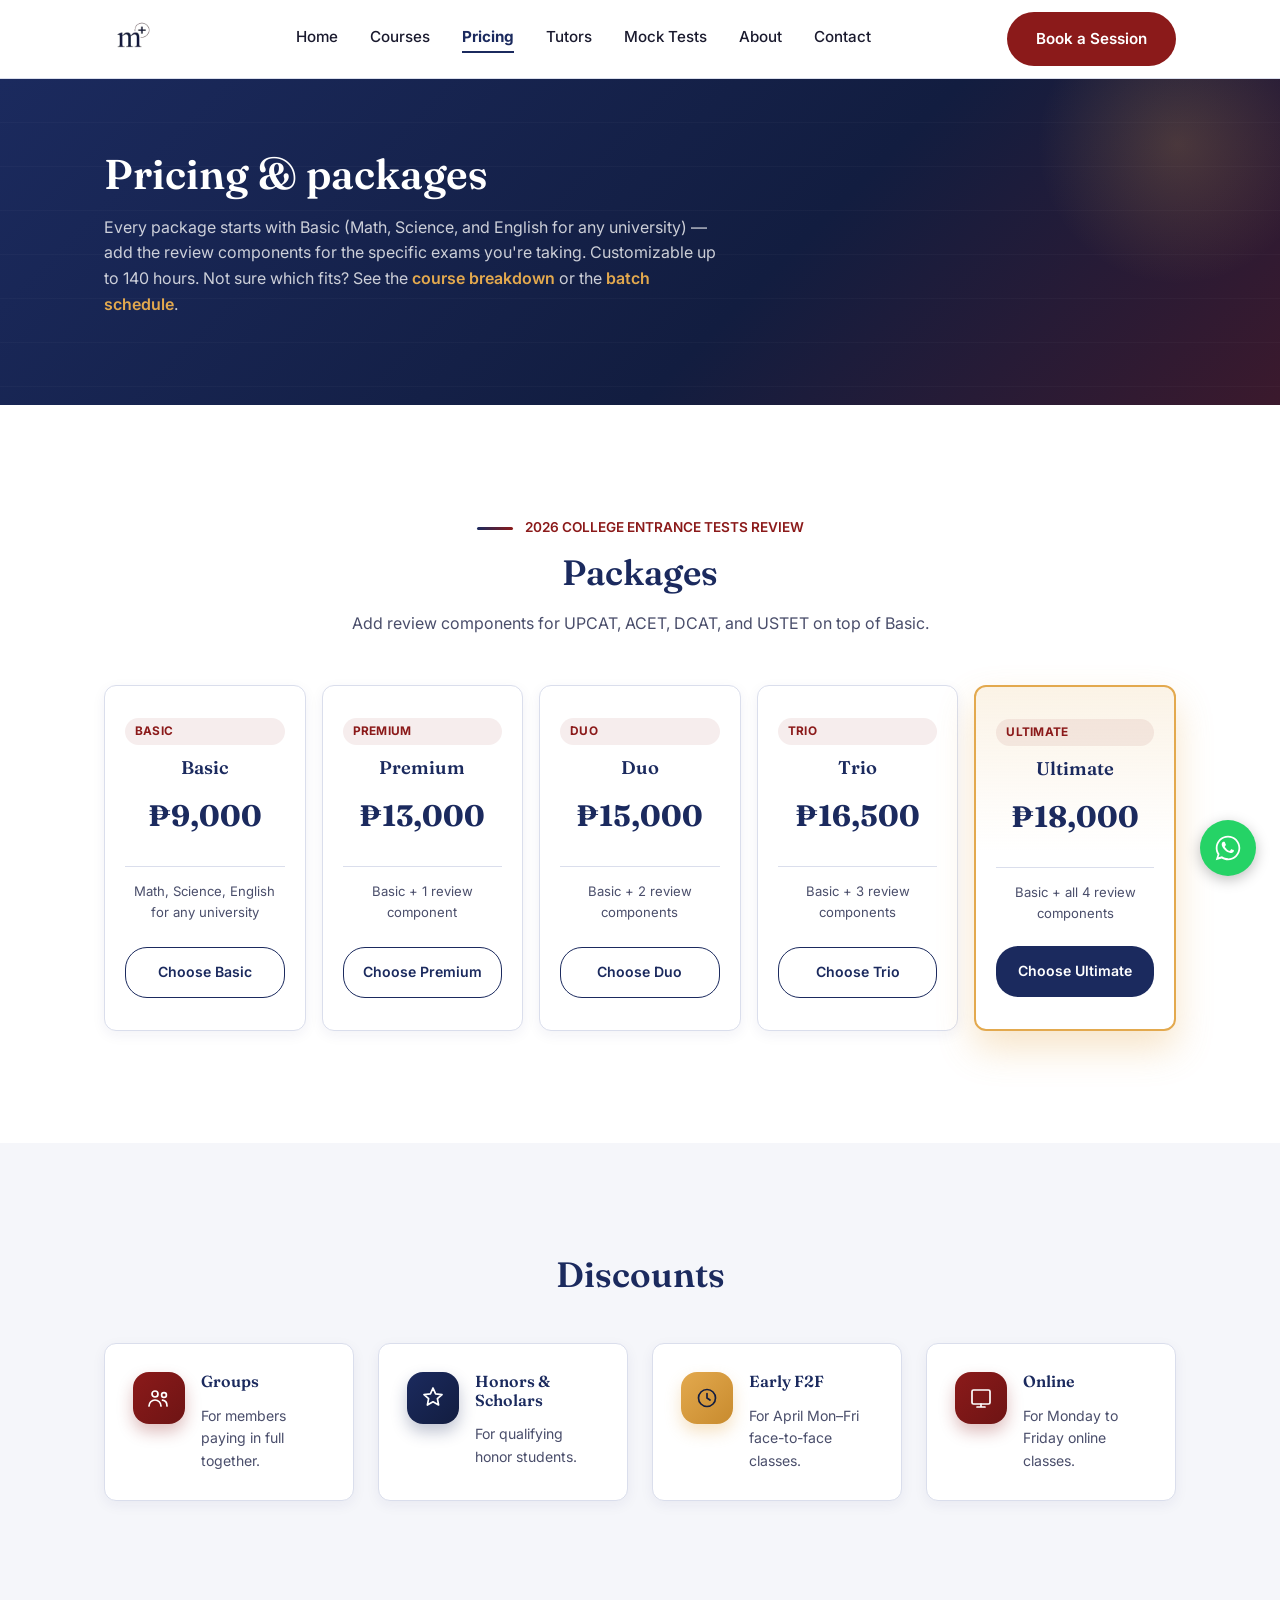
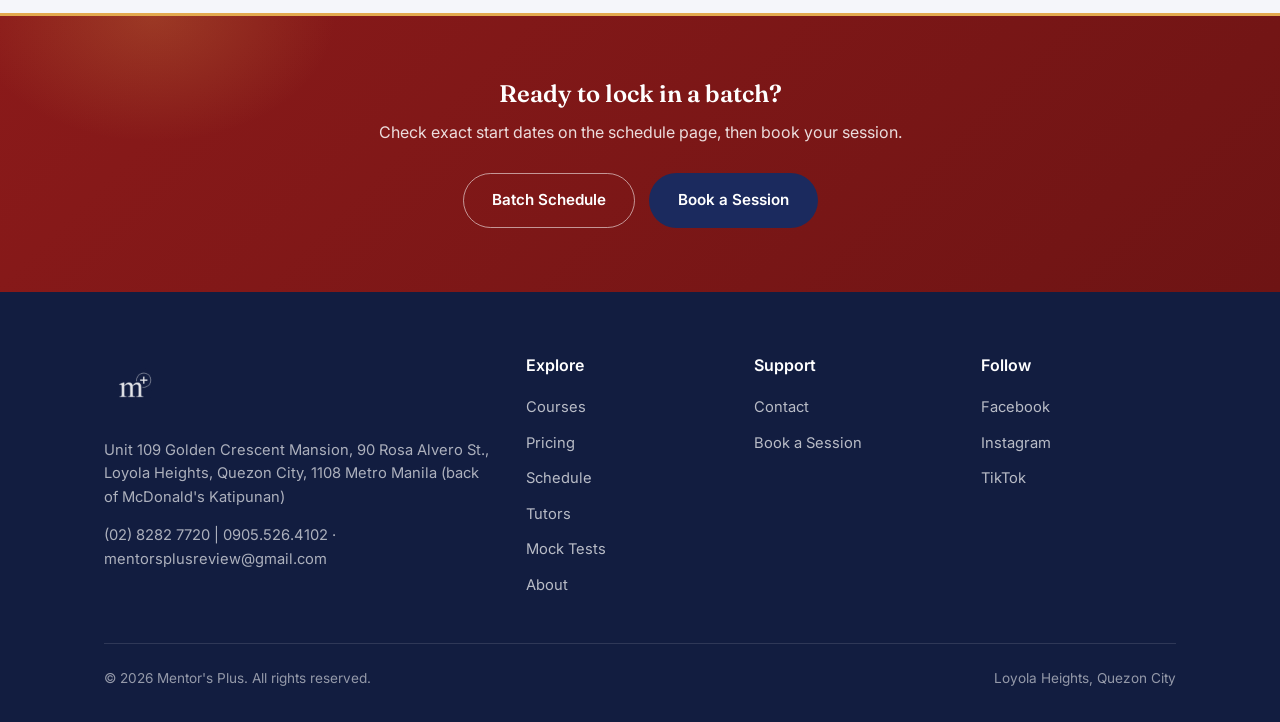
<file: pricing.html>
<!DOCTYPE html>
<html lang="en">
<head>
<meta charset="UTF-8">
<meta name="viewport" content="width=device-width, initial-scale=1">
<title>Pricing & Packages — Mentor's Plus</title>
<meta name="description" content="Mentor's Plus 2026 College Entrance Tests Review packages — Basic, Premium, Duo, Trio, and Ultimate — plus group, honors, and early-enrollment discounts.">
<link rel="preconnect" href="https://fonts.googleapis.com">
<link href="https://fonts.googleapis.com/css2?family=Fraunces:wght@500;600;700&family=Inter:wght@400;500;600;700&display=swap" rel="stylesheet">
<link rel="stylesheet" href="assets/style.css">
<link rel="stylesheet" href="assets/preloader.css">
<link rel="icon" type="image/png" href="assets/logo.png">
</head>
<body>
<div id="preloader"><div class="mark"></div></div>

<nav class="navbar">
  <div class="container">
    <a href="index.html" class="brand"><img src="assets/logo.png" alt="Mentor's Plus"></a>
    <div class="nav-links">
      <a href="index.html">Home</a>
      <a href="courses.html">Courses</a>
      <a href="pricing.html" class="active">Pricing</a>
      <a href="tutors.html">Tutors</a>
      <a href="mock-tests.html">Mock Tests</a>
      <a href="about.html">About</a>
      <a href="contact.html">Contact</a>
    </div>
    <div class="nav-cta">
      <a href="book.html" class="btn btn-maroon">Book a Session</a>
      <button class="nav-toggle" aria-label="Menu"><span></span><span></span><span></span></button>
    </div>
  </div>
</nav>

<header class="page-hero">
  <div class="container">
    <h1>Pricing & packages</h1>
    <p>Every package starts with Basic (Math, Science, and English for any university) — add the review components for the specific exams you're taking. Customizable up to 140 hours. Not sure which fits? See the <a href="courses.html" style="color:var(--gold); font-weight:600;">course breakdown</a> or the <a href="schedule.html" style="color:var(--gold); font-weight:600;">batch schedule</a>.</p>
  </div>
</header>

<section id="packages">
  <div class="container">
    <div class="section-head center">
      <div class="eyebrow-line" style="justify-content:center">2026 COLLEGE ENTRANCE TESTS REVIEW</div>
      <h2>Packages</h2>
      <p style="margin:0 auto;">Add review components for UPCAT, ACET, DCAT, and USTET on top of Basic.</p>
    </div>
    <div class="grid grid-5">
      <div class="card price-card">
        <span class="tag">BASIC</span>
        <h3>Basic</h3>
        <div class="price">₱9,000</div>
        <p class="price-desc">Math, Science, English for any university</p>
        <a href="book.html?course=Basic%20Package" class="btn btn-outline">Choose Basic</a>
      </div>
      <div class="card price-card">
        <span class="tag">PREMIUM</span>
        <h3>Premium</h3>
        <div class="price">₱13,000</div>
        <p class="price-desc">Basic + 1 review component</p>
        <a href="book.html?course=Premium%20Package" class="btn btn-outline">Choose Premium</a>
      </div>
      <div class="card price-card">
        <span class="tag">DUO</span>
        <h3>Duo</h3>
        <div class="price">₱15,000</div>
        <p class="price-desc">Basic + 2 review components</p>
        <a href="book.html?course=Duo%20Package" class="btn btn-outline">Choose Duo</a>
      </div>
      <div class="card price-card">
        <span class="tag">TRIO</span>
        <h3>Trio</h3>
        <div class="price">₱16,500</div>
        <p class="price-desc">Basic + 3 review components</p>
        <a href="book.html?course=Trio%20Package" class="btn btn-outline">Choose Trio</a>
      </div>
      <div class="card price-card">
        <span class="tag">ULTIMATE</span>
        <h3>Ultimate</h3>
        <div class="price">₱18,000</div>
        <p class="price-desc">Basic + all 4 review components</p>
        <a href="book.html?course=Ultimate%20Package" class="btn btn-navy">Choose Ultimate</a>
      </div>
    </div>
  </div>
</section>

<section class="bg-light">
  <div class="container">
    <div class="section-head center">
      <h2>Discounts</h2>
    </div>
    <div class="grid grid-4">
      <div class="card discount-card hover-ring">
        <div class="icon"><svg viewBox="0 0 24 24" fill="none" stroke="currentColor" stroke-width="1.7" stroke-linecap="round" stroke-linejoin="round"><circle cx="8" cy="8" r="3"/><path d="M2 20c0-3.3 2.7-6 6-6s6 2.7 6 6"/><circle cx="17" cy="9" r="2.4"/><path d="M15.5 14.2c2.6.3 4.5 2.6 4.5 5.8"/></svg></div>
        <div>
          <h3>Groups</h3>
          <p>For members paying in full together.</p>
        </div>
      </div>
      <div class="card discount-card hover-ring">
        <div class="icon"><svg viewBox="0 0 24 24" fill="none" stroke="currentColor" stroke-width="1.7" stroke-linecap="round" stroke-linejoin="round"><path d="M12 2l2.6 5.9L21 8.6l-4.6 4.1L17.6 19 12 15.8 6.4 19l1.2-6.3L3 8.6l6.4-.7L12 2z"/></svg></div>
        <div>
          <h3>Honors & Scholars</h3>
          <p>For qualifying honor students.</p>
        </div>
      </div>
      <div class="card discount-card hover-ring">
        <div class="icon"><svg viewBox="0 0 24 24" fill="none" stroke="currentColor" stroke-width="1.7" stroke-linecap="round" stroke-linejoin="round"><circle cx="12" cy="12" r="8.5"/><path d="M12 7.5V12l3 2"/></svg></div>
        <div>
          <h3>Early F2F</h3>
          <p>For April Mon–Fri face-to-face classes.</p>
        </div>
      </div>
      <div class="card discount-card hover-ring">
        <div class="icon"><svg viewBox="0 0 24 24" fill="none" stroke="currentColor" stroke-width="1.7" stroke-linecap="round" stroke-linejoin="round"><rect x="3" y="4" width="18" height="14" rx="1.5"/><path d="M8 21h8M12 18v3"/></svg></div>
        <div>
          <h3>Online</h3>
          <p>For Monday to Friday online classes.</p>
        </div>
      </div>
    </div>
  </div>
</section>

<div class="cta-band">
  <div class="container">
    <h2>Ready to lock in a batch?</h2>
    <p>Check exact start dates on the schedule page, then book your session.</p>
    <div style="display:flex; gap:14px; justify-content:center; flex-wrap:wrap;">
      <a href="schedule.html" class="btn btn-outline-white">Batch Schedule</a>
      <a href="book.html" class="btn btn-navy">Book a Session</a>
    </div>
  </div>
</div>

<footer>
  <div class="container">
    <div class="footer-grid">
      <div>
        <a href="index.html" class="brand"><img src="assets/logo-white.png" alt="Mentor's Plus"></a>
        <p style="color:rgba(255,255,255,0.65); margin-top:16px; font-size:0.92rem;">Unit 109 Golden Crescent Mansion, 90 Rosa Alvero St., Loyola Heights, Quezon City, 1108 Metro Manila (back of McDonald's Katipunan)</p>
        <p style="color:rgba(255,255,255,0.65); font-size:0.92rem;">(02) 8282 7720 &#124; 0905.526.4102 · mentorsplusreview@gmail.com</p>
      </div>
      <div>
        <h4>Explore</h4>
        <a href="courses.html">Courses</a>
        <a href="pricing.html">Pricing</a>
        <a href="schedule.html">Schedule</a>
        <a href="tutors.html">Tutors</a>
        <a href="mock-tests.html">Mock Tests</a>
        <a href="about.html">About</a>
      </div>
      <div>
        <h4>Support</h4>
        <a href="contact.html">Contact</a>
        <a href="book.html">Book a Session</a>
      </div>
      <div>
        <h4>Follow</h4>
        <a href="#">Facebook</a>
        <a href="https://instagram.com/mentorspluskatipunan" target="_blank" rel="noopener">Instagram</a>
        <a href="#">TikTok</a>
      </div>
    </div>
    <div class="bottom">
      <span>© 2026 Mentor's Plus. All rights reserved.</span>
      <span>Loyola Heights, Quezon City</span>
    </div>
  </div>
</footer>

<a class="whatsapp-fab" href="https://wa.me/639055264102" target="_blank" aria-label="Chat on WhatsApp">
  <svg viewBox="0 0 32 32" fill="white"><path d="M16 2C8.3 2 2 8.3 2 16c0 2.7.7 5.2 2.1 7.4L2 30l6.8-2.1C10.9 29.2 13.4 30 16 30c7.7 0 14-6.3 14-14S23.7 2 16 2zm0 25.6c-2.3 0-4.5-.6-6.4-1.8l-.5-.3-4 1.2 1.2-3.9-.3-.5C4.6 20.4 4 18.2 4 16c0-6.6 5.4-12 12-12s12 5.4 12 12-5.4 12-12 12zm6.6-8.9c-.4-.2-2.1-1-2.4-1.2-.3-.1-.5-.2-.8.2-.2.3-.9 1.2-1.1 1.4-.2.2-.4.3-.8.1-.4-.2-1.6-.6-3-1.9-1.1-1-1.9-2.2-2.1-2.6-.2-.4 0-.6.2-.8.2-.2.4-.4.5-.6.2-.2.2-.4.4-.6.1-.2.1-.4 0-.6-.1-.2-.8-2-1.1-2.7-.3-.7-.6-.6-.8-.6h-.7c-.2 0-.6.1-.9.4-.3.3-1.2 1.2-1.2 2.9s1.2 3.4 1.4 3.6c.2.2 2.4 3.7 5.9 5.1.8.3 1.4.5 1.9.7.8.3 1.5.2 2.1.1.6-.1 2.1-.9 2.4-1.7.3-.8.3-1.5.2-1.7-.1-.1-.3-.2-.7-.4z"/></svg>
</a>

<script src="assets/script.js"></script>
<script src="assets/reveal.js"></script>
</body>
</html>
</file>
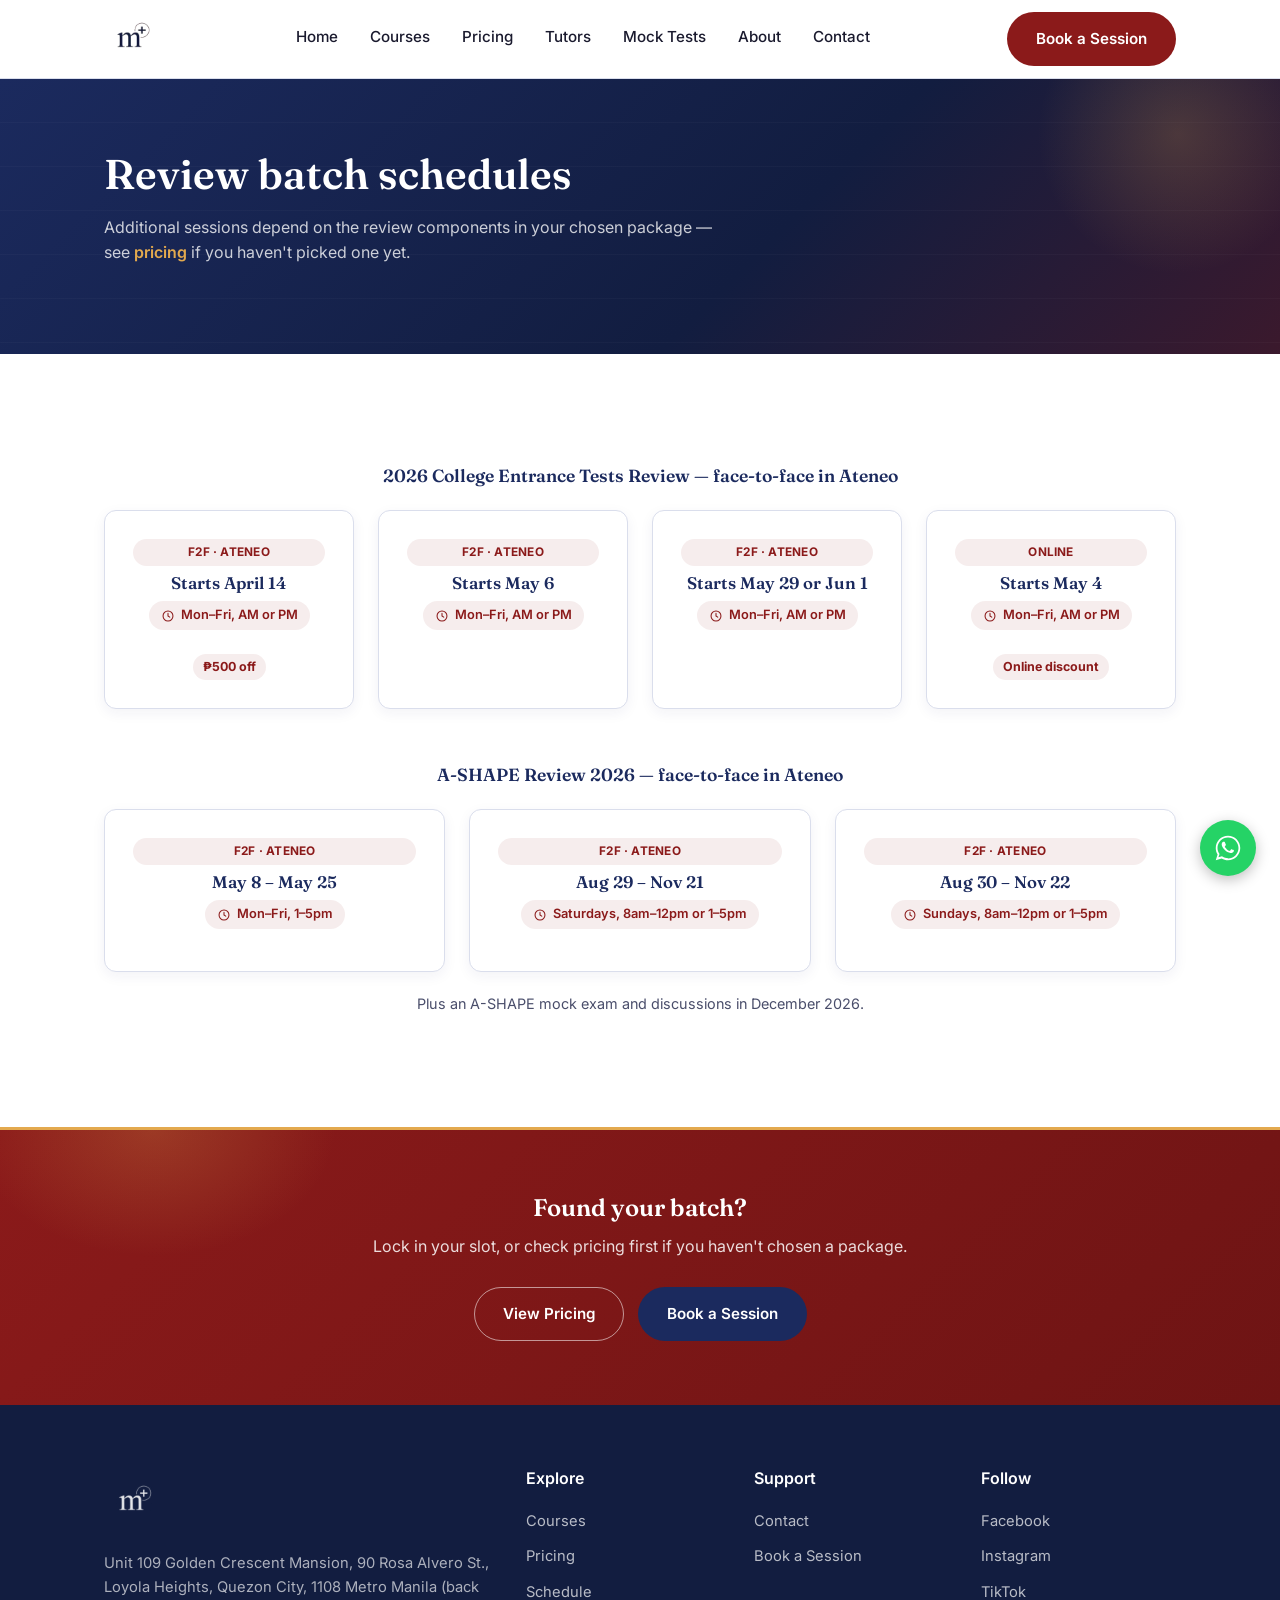
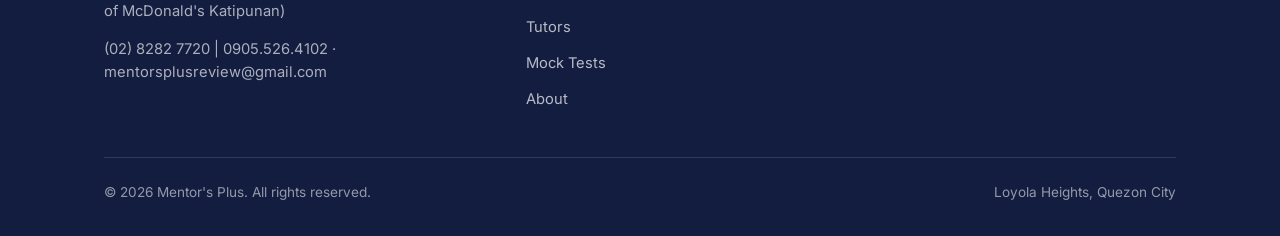
<file: schedule.html>
<!DOCTYPE html>
<html lang="en">
<head>
<meta charset="UTF-8">
<meta name="viewport" content="width=device-width, initial-scale=1">
<title>Batch Schedule — Mentor's Plus</title>
<meta name="description" content="Mentor's Plus 2026 review batch schedules — College Entrance Tests Review and A-SHAPE Review start dates, in Ateneo and online.">
<link rel="preconnect" href="https://fonts.googleapis.com">
<link href="https://fonts.googleapis.com/css2?family=Fraunces:wght@500;600;700&family=Inter:wght@400;500;600;700&display=swap" rel="stylesheet">
<link rel="stylesheet" href="assets/style.css">
<link rel="stylesheet" href="assets/preloader.css">
<link rel="icon" type="image/png" href="assets/logo.png">
</head>
<body>
<div id="preloader"><div class="mark"></div></div>

<nav class="navbar">
  <div class="container">
    <a href="index.html" class="brand"><img src="assets/logo.png" alt="Mentor's Plus"></a>
    <div class="nav-links">
      <a href="index.html">Home</a>
      <a href="courses.html">Courses</a>
      <a href="pricing.html">Pricing</a>
      <a href="tutors.html">Tutors</a>
      <a href="mock-tests.html">Mock Tests</a>
      <a href="about.html">About</a>
      <a href="contact.html">Contact</a>
    </div>
    <div class="nav-cta">
      <a href="book.html" class="btn btn-maroon">Book a Session</a>
      <button class="nav-toggle" aria-label="Menu"><span></span><span></span><span></span></button>
    </div>
  </div>
</nav>

<header class="page-hero">
  <div class="container">
    <h1>Review batch schedules</h1>
    <p>Additional sessions depend on the review components in your chosen package — see <a href="pricing.html" style="color:var(--gold); font-weight:600;">pricing</a> if you haven't picked one yet.</p>
  </div>
</header>

<section>
  <div class="container">
    <h3 style="text-align:center; font-size:1.1rem; margin-bottom:24px;">2026 College Entrance Tests Review — face-to-face in Ateneo</h3>
    <div class="grid grid-4" style="margin-bottom:56px;">
      <div class="card sched-card hover-zoom">
        <span class="tag">F2F · ATENEO</span>
        <h3 style="font-size:1.05rem;">Starts April 14</h3>
        <div class="duration"><svg viewBox="0 0 24 24" fill="none" stroke="currentColor" stroke-width="1.8" stroke-linecap="round" stroke-linejoin="round"><circle cx="12" cy="12" r="8.5"/><path d="M12 7.5V12l3 2"/></svg>Mon–Fri, AM or PM</div>
        <span class="badge-off">₱500 off</span>
      </div>
      <div class="card sched-card hover-zoom">
        <span class="tag">F2F · ATENEO</span>
        <h3 style="font-size:1.05rem;">Starts May 6</h3>
        <div class="duration"><svg viewBox="0 0 24 24" fill="none" stroke="currentColor" stroke-width="1.8" stroke-linecap="round" stroke-linejoin="round"><circle cx="12" cy="12" r="8.5"/><path d="M12 7.5V12l3 2"/></svg>Mon–Fri, AM or PM</div>
      </div>
      <div class="card sched-card hover-zoom">
        <span class="tag">F2F · ATENEO</span>
        <h3 style="font-size:1.05rem;">Starts May 29 or Jun 1</h3>
        <div class="duration"><svg viewBox="0 0 24 24" fill="none" stroke="currentColor" stroke-width="1.8" stroke-linecap="round" stroke-linejoin="round"><circle cx="12" cy="12" r="8.5"/><path d="M12 7.5V12l3 2"/></svg>Mon–Fri, AM or PM</div>
      </div>
      <div class="card sched-card hover-zoom">
        <span class="tag">ONLINE</span>
        <h3 style="font-size:1.05rem;">Starts May 4</h3>
        <div class="duration"><svg viewBox="0 0 24 24" fill="none" stroke="currentColor" stroke-width="1.8" stroke-linecap="round" stroke-linejoin="round"><circle cx="12" cy="12" r="8.5"/><path d="M12 7.5V12l3 2"/></svg>Mon–Fri, AM or PM</div>
        <span class="badge-off">Online discount</span>
      </div>
    </div>
    <h3 style="text-align:center; font-size:1.1rem; margin-bottom:24px;">A-SHAPE Review 2026 — face-to-face in Ateneo</h3>
    <div class="grid grid-3">
      <div class="card sched-card hover-zoom">
        <span class="tag">F2F · ATENEO</span>
        <h3 style="font-size:1.05rem;">May 8 – May 25</h3>
        <div class="duration"><svg viewBox="0 0 24 24" fill="none" stroke="currentColor" stroke-width="1.8" stroke-linecap="round" stroke-linejoin="round"><circle cx="12" cy="12" r="8.5"/><path d="M12 7.5V12l3 2"/></svg>Mon–Fri, 1–5pm</div>
      </div>
      <div class="card sched-card hover-zoom">
        <span class="tag">F2F · ATENEO</span>
        <h3 style="font-size:1.05rem;">Aug 29 – Nov 21</h3>
        <div class="duration"><svg viewBox="0 0 24 24" fill="none" stroke="currentColor" stroke-width="1.8" stroke-linecap="round" stroke-linejoin="round"><circle cx="12" cy="12" r="8.5"/><path d="M12 7.5V12l3 2"/></svg>Saturdays, 8am–12pm or 1–5pm</div>
      </div>
      <div class="card sched-card hover-zoom">
        <span class="tag">F2F · ATENEO</span>
        <h3 style="font-size:1.05rem;">Aug 30 – Nov 22</h3>
        <div class="duration"><svg viewBox="0 0 24 24" fill="none" stroke="currentColor" stroke-width="1.8" stroke-linecap="round" stroke-linejoin="round"><circle cx="12" cy="12" r="8.5"/><path d="M12 7.5V12l3 2"/></svg>Sundays, 8am–12pm or 1–5pm</div>
      </div>
    </div>
    <p style="text-align:center; font-size:0.9rem; margin:20px auto 0;">Plus an A-SHAPE mock exam and discussions in December 2026.</p>
  </div>
</section>

<div class="cta-band">
  <div class="container">
    <h2>Found your batch?</h2>
    <p>Lock in your slot, or check pricing first if you haven't chosen a package.</p>
    <div style="display:flex; gap:14px; justify-content:center; flex-wrap:wrap;">
      <a href="pricing.html" class="btn btn-outline-white">View Pricing</a>
      <a href="book.html" class="btn btn-navy">Book a Session</a>
    </div>
  </div>
</div>

<footer>
  <div class="container">
    <div class="footer-grid">
      <div>
        <a href="index.html" class="brand"><img src="assets/logo-white.png" alt="Mentor's Plus"></a>
        <p style="color:rgba(255,255,255,0.65); margin-top:16px; font-size:0.92rem;">Unit 109 Golden Crescent Mansion, 90 Rosa Alvero St., Loyola Heights, Quezon City, 1108 Metro Manila (back of McDonald's Katipunan)</p>
        <p style="color:rgba(255,255,255,0.65); font-size:0.92rem;">(02) 8282 7720 &#124; 0905.526.4102 · mentorsplusreview@gmail.com</p>
      </div>
      <div>
        <h4>Explore</h4>
        <a href="courses.html">Courses</a>
        <a href="pricing.html">Pricing</a>
        <a href="schedule.html">Schedule</a>
        <a href="tutors.html">Tutors</a>
        <a href="mock-tests.html">Mock Tests</a>
        <a href="about.html">About</a>
      </div>
      <div>
        <h4>Support</h4>
        <a href="contact.html">Contact</a>
        <a href="book.html">Book a Session</a>
      </div>
      <div>
        <h4>Follow</h4>
        <a href="#">Facebook</a>
        <a href="https://instagram.com/mentorspluskatipunan" target="_blank" rel="noopener">Instagram</a>
        <a href="#">TikTok</a>
      </div>
    </div>
    <div class="bottom">
      <span>© 2026 Mentor's Plus. All rights reserved.</span>
      <span>Loyola Heights, Quezon City</span>
    </div>
  </div>
</footer>

<a class="whatsapp-fab" href="https://wa.me/639055264102" target="_blank" aria-label="Chat on WhatsApp">
  <svg viewBox="0 0 32 32" fill="white"><path d="M16 2C8.3 2 2 8.3 2 16c0 2.7.7 5.2 2.1 7.4L2 30l6.8-2.1C10.9 29.2 13.4 30 16 30c7.7 0 14-6.3 14-14S23.7 2 16 2zm0 25.6c-2.3 0-4.5-.6-6.4-1.8l-.5-.3-4 1.2 1.2-3.9-.3-.5C4.6 20.4 4 18.2 4 16c0-6.6 5.4-12 12-12s12 5.4 12 12-5.4 12-12 12zm6.6-8.9c-.4-.2-2.1-1-2.4-1.2-.3-.1-.5-.2-.8.2-.2.3-.9 1.2-1.1 1.4-.2.2-.4.3-.8.1-.4-.2-1.6-.6-3-1.9-1.1-1-1.9-2.2-2.1-2.6-.2-.4 0-.6.2-.8.2-.2.4-.4.5-.6.2-.2.2-.4.4-.6.1-.2.1-.4 0-.6-.1-.2-.8-2-1.1-2.7-.3-.7-.6-.6-.8-.6h-.7c-.2 0-.6.1-.9.4-.3.3-1.2 1.2-1.2 2.9s1.2 3.4 1.4 3.6c.2.2 2.4 3.7 5.9 5.1.8.3 1.4.5 1.9.7.8.3 1.5.2 2.1.1.6-.1 2.1-.9 2.4-1.7.3-.8.3-1.5.2-1.7-.1-.1-.3-.2-.7-.4z"/></svg>
</a>

<script src="assets/script.js"></script>
<script src="assets/reveal.js"></script>
</body>
</html>
</file>
<file: assets/style.css>
/* ============================================================
   MENTOR'S PLUS — shared design system
   Navy / maroon academic palette. Fraunces for display, Inter for body.
   ============================================================ */

:root{
  --navy: #1B2A5E;
  --navy-deep: #121D40;
  --maroon: #8B1A1A;
  --maroon-deep: #6E1414;
  --white: #FFFFFF;
  --bg: #F5F6FA;
  --text: #1A1A2E;
  --text-soft: #4A4E6B;
  --line: #DADEEC;

  /* warm accent — carries the "lively" layer: badges, underlines, stickers */
  --gold: #E3A94E;
  --gold-deep: #C88B2E;
  --gold-soft: rgba(227,169,78,0.14);

  --serif: 'Fraunces', Georgia, 'Times New Roman', serif;
  --sans: 'Inter', -apple-system, BlinkMacSystemFont, 'Segoe UI', sans-serif;

  --max: 1120px;
  --radius: 12px;
  --radius-lg: 22px;
  --radius-full: 999px;
}

*{ box-sizing: border-box; }
html{ scroll-behavior: smooth; }
body{
  margin:0;
  font-family: var(--sans);
  color: var(--text);
  background: var(--white);
  line-height: 1.6;
  -webkit-font-smoothing: antialiased;
}
img{ max-width:100%; display:block; }
a{ color:inherit; text-decoration:none; }
h1,h2,h3,h4{
  font-family: var(--serif);
  color: var(--navy);
  line-height: 1.15;
  margin: 0 0 0.5em;
  font-weight: 600;
}
p{ color: var(--text-soft); max-width: 62ch; }
.container{ max-width: var(--max); margin: 0 auto; padding: 0 24px; }
section{ padding: 112px 0; }
@media (max-width: 720px){ section{ padding: 64px 0; } }

.eyebrow-line{
  display:flex; align-items:center; gap:12px;
  color: var(--maroon); font-weight:600; font-size: 0.85rem;
  margin-bottom: 14px;
}
.eyebrow-line::before{
  content:""; width: 36px; height: 3px; border-radius: 2px;
  background: linear-gradient(90deg, var(--navy), var(--maroon));
}

/* ---------- buttons ---------- */
.btn{
  display:inline-flex; align-items:center; justify-content:center;
  padding: 14px 28px; border-radius: var(--radius-full);
  font-weight: 600; font-size: 0.95rem; cursor:pointer;
  border: 1.5px solid transparent;
  position: relative; overflow: hidden;
  transition: background .18s ease, color .18s ease, border-color .18s ease, transform .18s ease, box-shadow .18s ease;
}
.btn::after{
  content:""; position:absolute; inset:0; border-radius:inherit;
  background: linear-gradient(115deg, transparent 20%, rgba(255,255,255,0.35) 40%, transparent 60%);
  transform: translateX(-120%); pointer-events:none;
}
.btn:hover::after{ transform: translateX(120%); transition: transform .55s ease; }
.btn:hover{ transform: translateY(-2px) scale(1.02); }
.btn:active{ transform: translateY(0) scale(0.98); }
.btn-maroon{ background: var(--maroon); color: var(--white); }
.btn-maroon:hover{ background: var(--maroon-deep); box-shadow: 0 10px 24px rgba(139,26,26,0.32); }
.btn-navy{ background: var(--navy); color: var(--white); }
.btn-navy:hover{ background: var(--navy-deep); box-shadow: 0 10px 24px rgba(27,42,94,0.32); }
.btn-outline{ background: transparent; color: var(--navy); border-color: var(--navy); }
.btn-outline:hover{ background: var(--navy); color: var(--white); }
.btn-outline-white{ background: transparent; color: var(--white); border-color: rgba(255,255,255,0.55); }
.btn-outline-white:hover{ background: var(--white); color: var(--navy); }
@media (prefers-reduced-motion: reduce){ .btn:hover{ transform:none; } .btn::after{ display:none; } }

/* ---------- navbar ---------- */
.navbar{
  position: sticky; top:0; z-index: 50;
  background: var(--white); border-bottom: 1px solid var(--line);
}
.navbar .container{
  display:flex; align-items:center; justify-content:space-between;
  height: 78px;
}
.brand{ display:flex; align-items:center; gap:10px; }
.brand img{ height: 55px; width:auto; transition: transform .25s ease; }
.brand:hover img{ transform: rotate(-4deg) scale(1.05); }
@media (prefers-reduced-motion: reduce){ .brand:hover img{ transform:none; } }
.nav-links{ display:flex; gap:32px; align-items:center; }
.nav-links a{
  position:relative; font-size:0.95rem; font-weight:500; color: var(--text);
  padding-bottom: 3px;
}
.nav-links a::after{
  content:""; position:absolute; left:0; right:100%; bottom:0; height:2px;
  background: var(--maroon); transition: right .22s ease;
}
.nav-links a:hover{ color: var(--maroon); }
.nav-links a:hover::after{ right:0; }
.nav-links a.active{ color: var(--navy); font-weight:700; }
.nav-links a.active::after{ right:0; background: var(--navy); }
.nav-cta{ display:flex; align-items:center; gap:20px; }
.nav-toggle{ display:none; background:none; border:none; cursor:pointer; }
.nav-toggle span{ display:block; width:24px; height:2px; background:var(--navy); margin:5px 0; }

@media (max-width: 880px){
  .nav-links{
    position:absolute; top:78px; left:0; right:0;
    background:var(--white); border-bottom:1px solid var(--line);
    flex-direction:column; align-items:flex-start; gap:0;
    padding: 8px 24px 20px; display:none;
  }
  .nav-links.open{ display:flex; }
  .nav-links a{ padding: 12px 0; width:100%; border-bottom:1px solid var(--line); }
  .nav-toggle{ display:block; }
  .nav-cta .btn{ padding: 10px 16px; font-size:0.85rem; }
}

/* ---------- hero ---------- */
.hero{
  background: linear-gradient(135deg, var(--navy) 0%, var(--navy-deep) 58%, var(--maroon-deep) 145%);
  color: var(--white);
  position: relative;
  overflow: hidden;
  padding: 45px 0 96px;
}
.hero::before{
  /* ruled-paper motif, nods to exam answer sheets */
  content:"";
  position:absolute; inset:0;
  background-image: repeating-linear-gradient(
    to bottom, transparent, transparent 43px, rgba(255,255,255,0.05) 44px
  );
  pointer-events:none;
}
.hero::after{
  /* soft floating gold blobs — the "liveliness" layer behind the copy */
  content:"";
  position:absolute; inset:0; pointer-events:none;
  background:
    radial-gradient(220px 220px at 88% 12%, rgba(227,169,78,0.22), transparent 70%),
    radial-gradient(180px 180px at 6% 88%, rgba(227,169,78,0.14), transparent 70%);
  animation: blob-drift 9s ease-in-out infinite alternate;
}
@keyframes blob-drift{
  0%{ transform: translate(0,0); }
  100%{ transform: translate(-14px, 12px); }
}
@media (prefers-reduced-motion: reduce){ .hero::after{ animation:none; } }
.hero .container{ position:relative; z-index:1; }
.hero .container.hero-grid{
  display:flex; align-items:center; justify-content:space-between; gap:48px;
}
.hero-inner{ max-width: 640px; flex: 1 1 auto; }
.hero h1{ color: var(--white); font-size: clamp(2.5rem, 5.2vw, 3.8rem); letter-spacing:-0.01em; }
.hero p.lead{ color: rgba(255,255,255,0.82); font-size: 1.1rem; max-width: 52ch; }
.hero-ctas{ display:flex; gap:16px; margin-top: 28px; flex-wrap:wrap; }

.hero-badge{
  display:inline-flex; align-items:center; gap:8px;
  font-size:0.8rem; font-weight:600; letter-spacing:0.01em;
  color: var(--navy); background: var(--gold); border:1px solid rgba(255,255,255,0.4);
  padding:6px 14px 6px 10px; border-radius:999px; margin-bottom:18px;
  box-shadow: 0 6px 18px rgba(227,169,78,0.35);
}
.hero-badge::before{
  content:""; width:8px; height:8px; border-radius:50%;
  background: var(--maroon); flex:0 0 auto;
  animation: badge-pulse 1.8s ease-in-out infinite;
}
@keyframes badge-pulse{
  0%,100%{ box-shadow: 0 0 0 0 rgba(139,26,26,0.5); }
  50%{ box-shadow: 0 0 0 5px rgba(139,26,26,0); }
}
.hero-badge strong{ font-weight:700; }
@media (prefers-reduced-motion: reduce){ .hero-badge::before{ animation:none; } }

.hero-visual{ flex: 0 0 340px; max-width: 340px; position:relative; }
.hero-visual svg{ width:100%; height:auto; display:block; }
.hero-visual-badge{
  position:absolute; top:-14px; right:-8px; z-index:2;
  background: var(--white); color: var(--navy); border-radius: 10px;
  padding:10px 14px; box-shadow: 0 10px 24px rgba(0,0,0,0.25);
  text-align:left; line-height:1.1;
}
.hero-visual-badge .num{ display:block; font-family: var(--serif); font-size:1.3rem; font-weight:700; color: var(--maroon); }
.hero-visual-badge .label{ display:block; font-size:0.68rem; color: var(--text-soft); max-width:110px; }

@media (max-width: 960px){
  .hero .container.hero-grid{ flex-direction:column; text-align:center; gap:8px; }
  .hero-inner{ max-width:100%; }
  .hero-badge{ margin-bottom:14px; }
  .hero-ctas{ justify-content:center; }
  .hero-visual{ order:-1; max-width:250px; margin-bottom:-4px; }
  .hero-visual-badge{ top:-6px; right:-4px; padding:7px 10px; }
  .hero-visual-badge .num{ font-size:1.05rem; }
  .hero-visual-badge .label{ font-size:0.6rem; max-width:90px; }
}

/* ---------- stats bar ---------- */
.stats-bar{
  background: var(--navy);
  padding: 56px 0;
}
.stats-grid{
  display:grid; grid-template-columns: repeat(4,1fr); gap:20px;
  max-width: var(--max); margin:0 auto; padding: 0 24px;
}
.stat{
  text-align:center; padding: 32px 18px;
  background: var(--navy-deep);
  border: 1px solid rgba(255,255,255,0.08);
  border-radius: var(--radius);
  transition: transform .25s ease, border-color .25s ease;
}
.stat:hover{ transform: translateY(-4px); border-color: rgba(227,169,78,0.4); }
.stat .icon{
  width:44px; height:44px; margin:0 auto 14px;
  border-radius:50%; background: rgba(139,26,26,0.35);
  display:flex; align-items:center; justify-content:center;
  color: var(--white);
  transition: transform .25s ease, background .25s ease;
}
.stat:hover .icon{ transform: scale(1.1); background: var(--gold); color: var(--navy-deep); }
.stat .icon svg{ width:22px; height:22px; }
@media (prefers-reduced-motion: reduce){ .stat:hover, .stat:hover .icon{ transform:none; } }
.stat .num{ font-family: var(--serif); font-size: 2.1rem; color: var(--white); font-weight:600; }
.stat .label{ font-size: 0.88rem; color: rgba(255,255,255,0.68); margin-top:4px; }
@media (max-width: 720px){
  .stats-grid{ grid-template-columns: repeat(2,1fr); gap:14px; }
}

/* ---------- section heads ---------- */
.section-head{ max-width: 640px; margin-bottom: 48px; }
.section-head.center{ margin-left:auto; margin-right:auto; text-align:center; }
.section-head h2{ font-size: clamp(1.6rem, 3vw, 2.2rem); }

.bg-light{ background: var(--bg); }
.bg-navy{ background: var(--navy); color: var(--white); }
.bg-navy h2, .bg-navy h3{ color: var(--white); }
.bg-navy p{ color: rgba(255,255,255,0.78); }

/* ---------- cards: hairline, not soft-shadow ---------- */
.grid{ display:grid; gap: 24px; }
.grid-3{ grid-template-columns: repeat(3, 1fr); }
.grid-4{ grid-template-columns: repeat(4, 1fr); }
.grid-2{ grid-template-columns: repeat(2, 1fr); }
@media (max-width: 880px){
  .grid-3, .grid-4{ grid-template-columns: repeat(2,1fr); }
}
@media (max-width: 560px){
  .grid-2, .grid-3, .grid-4{ grid-template-columns: 1fr; }
}

.card{
  border: 1px solid var(--line);
  border-radius: var(--radius);
  padding: 28px;
  background: var(--white);
  position: relative;
  overflow: hidden;
  box-shadow: 0 4px 14px rgba(27,42,94,0.06);
  transition: border-color .22s ease, transform .22s ease, box-shadow .22s ease;
}
.card::before{
  content:""; position:absolute; top:0; left:0; right:0; height:4px;
  background: linear-gradient(90deg, var(--maroon), var(--gold));
  transform: scaleX(0); transform-origin:left; transition: transform .3s ease;
}
.card:hover::before{ transform: scaleX(1); }
.card.testimonial .quote{ color: var(--text-soft); font-style: italic; min-height: 4.8em; }
.testimonial-person{ display:flex; align-items:center; gap:12px; margin-top:18px; padding-top:16px; border-top:1px solid var(--line); }
.testimonial-person .avatar{
  width:40px; height:40px; border-radius:50%; background: var(--navy); color: var(--white);
  display:flex; align-items:center; justify-content:center; font-family: var(--serif); font-weight:600; font-size:0.85rem; flex:0 0 auto;
}
.testimonial-person .name{ font-weight:600; font-size:0.92rem; }
.testimonial-person .tag{ font-size:0.78rem; color: var(--maroon); font-weight:600; }
.card:hover{
  border-color: var(--gold-deep);
  transform: translateY(-8px) rotate(-0.35deg);
  box-shadow: 0 20px 40px rgba(27,42,94,0.14), 0 6px 14px rgba(227,169,78,0.2);
}
.card:hover .icon{ transform: scale(1.08) rotate(-4deg); }
@media (prefers-reduced-motion: reduce){ .card:hover{ transform:none; } .card:hover .icon{ transform:none; } }
.card h3{ font-size: 1.15rem; margin-bottom:8px; }
.card p{ font-size: 0.95rem; margin-bottom: 0; }
.card .tag{
  display:inline-flex; align-items:center; font-size:0.74rem; color: var(--maroon);
  font-weight:700; letter-spacing:0.02em; text-transform:uppercase;
  margin-bottom:12px; padding:4px 10px; border-radius:var(--radius-full);
  background: rgba(139,26,26,0.08);
}
.card .icon{
  width:52px; height:52px; border-radius:16px;
  background: linear-gradient(135deg, var(--maroon), var(--maroon-deep)); color: var(--white);
  display:flex; align-items:center; justify-content:center;
  margin-bottom:18px;
  box-shadow: 0 8px 16px rgba(139,26,26,0.28);
  transition: transform .25s ease, background .25s ease, color .25s ease;
}
.card .icon svg{ width:24px; height:24px; }
.testimonial-person .tag{ background:none; text-transform:none; letter-spacing:normal; padding:0; margin-bottom:0; }
.card.subject{ border-top: 3px solid var(--maroon); }
.card.subject::before{ display:none; }
/* homepage reviews shouldn't compete with the top accent bar */
.card.testimonial::before, .card.review::before{ display:none; }

/* ---------- card hover variants (used to vary the feel page to page) ---------- */
.card.hover-ring::before{ display:none; }
.card.hover-ring:hover{
  transform: translateY(-4px);
  border-color: var(--gold-deep);
  box-shadow: 0 0 0 2px var(--gold), 0 14px 30px rgba(27,42,94,0.12);
}
.card.hover-zoom::before{ display:none; }
.card.hover-zoom:hover{
  transform: scale(1.035);
  border-color: var(--gold-deep);
  box-shadow: 0 14px 30px rgba(27,42,94,0.12);
}
@media (prefers-reduced-motion: reduce){
  .card.hover-ring:hover, .card.hover-zoom:hover{ transform:none; }
}
/* alternate icon color per card for bento-style variety in a grid */
.grid > .card:nth-child(3n+2) .icon{ background: linear-gradient(135deg, var(--navy), var(--navy-deep)); box-shadow: 0 8px 16px rgba(27,42,94,0.28); }
.grid > .card:nth-child(3n+3) .icon{ background: linear-gradient(135deg, var(--gold), var(--gold-deep)); color: var(--navy-deep); box-shadow: 0 8px 16px rgba(227,169,78,0.32); }

/* ---------- featured review cards ---------- */
.card.review{ padding:0; overflow:hidden; }
.card.review .review-head{
  background: linear-gradient(135deg, var(--navy), var(--maroon-deep));
  padding: 22px 26px;
}
.card.review .review-head .tag{ color: rgba(255,255,255,0.92); background: rgba(255,255,255,0.16); }
.card.review .review-head h3{ color: var(--white); margin-bottom:0; }
.card.review .review-body{ padding: 24px 26px 28px; }
.duration{
  display:inline-flex; align-items:center; gap:6px;
  font-size:0.8rem; font-weight:600; color: var(--maroon);
  background: rgba(139,26,26,0.08); padding:4px 12px; border-radius:20px;
  margin-bottom:14px;
}
.duration svg{ width:14px; height:14px; }

/* ---------- steps (genuine sequence) ---------- */
.steps{ display:grid; grid-template-columns: repeat(3,1fr); gap:0; counter-reset: step; }
.step{ position:relative; padding: 0 28px 0 0; }
.step:not(:last-child)::after{
  content:""; position:absolute; top:32px; right:4px; width:calc(100% - 76px);
  height:2px;
  background-image: repeating-linear-gradient(to right, var(--maroon) 0 6px, transparent 6px 12px);
}
.step:not(:last-child)::before{
  content:""; position:absolute; top:27px; right:-2px;
  width:0; height:0;
  border-top:5px solid transparent; border-bottom:5px solid transparent;
  border-left:8px solid var(--maroon);
  z-index:1;
}
.step .step-num{
  counter-increment: step; content: counter(step);
  width:64px; height:64px; border-radius:50%;
  background: var(--maroon); color: var(--white);
  box-shadow: 0 10px 22px rgba(139,26,26,0.3);
  display:flex; align-items:center; justify-content:center;
  font-family: var(--serif); font-weight:700; font-size:1.5rem; margin-bottom:20px;
  position:relative; z-index:2;
  transition: transform .25s ease, background .25s ease;
}
.step:hover .step-num{ transform: translateY(-3px) scale(1.06); background: var(--gold-deep); }
@media (prefers-reduced-motion: reduce){ .step:hover .step-num{ transform:none; } }
.step .step-num::before{ content: counter(step); }
@media (max-width: 880px){
  .steps{ grid-template-columns: 1fr; gap:32px; }
  .step:not(:last-child)::after, .step:not(:last-child)::before{ display:none; }
}

/* ---------- CTA band ---------- */
.cta-band{
  background: linear-gradient(135deg, var(--maroon) 0%, var(--maroon-deep) 100%);
  color: var(--white); text-align:center;
  padding: 64px 0;
  position:relative; overflow:hidden;
  border-top: 3px solid var(--gold);
}
.cta-band::before{
  content:""; position:absolute; inset:0; pointer-events:none;
  background: radial-gradient(260px 180px at 12% 0%, rgba(227,169,78,0.22), transparent 70%);
}
.cta-band .container{ position:relative; z-index:1; }
.cta-band h2{ color: var(--white); }
.cta-band p{ color: rgba(255,255,255,0.85); margin: 0 auto 28px; }

/* ---------- footer ---------- */
footer{ background: var(--navy-deep); color: rgba(255,255,255,0.8); padding: 64px 0 32px; }
footer .footer-grid{ display:grid; grid-template-columns: 2fr 1fr 1fr 1fr; gap:32px; }
footer h4{ color: var(--white); font-size:1rem; margin-bottom:16px; font-family: var(--sans); font-weight:600; }
footer a{ display:block; color: rgba(255,255,255,0.7); padding: 6px 0; font-size:0.92rem; }
footer a:hover{ color: var(--white); }
footer .brand img{ height:55px; }
footer .bottom{
  border-top: 1px solid rgba(255,255,255,0.12); margin-top: 40px; padding-top:24px;
  display:flex; justify-content:space-between; flex-wrap:wrap; gap:12px;
  font-size:0.85rem; color: rgba(255,255,255,0.55);
}
@media (max-width: 780px){ footer .footer-grid{ grid-template-columns: 1fr 1fr; } }
@media (max-width: 480px){ footer .footer-grid{ grid-template-columns: 1fr; } }

/* ---------- forms ---------- */
.form-field{ margin-bottom: 20px; }
.form-field label{ display:block; font-size:0.9rem; font-weight:600; margin-bottom:6px; color: var(--navy); }
.form-field input, .form-field select, .form-field textarea{
  width:100%; padding: 12px 14px; border:1.5px solid var(--line); border-radius: var(--radius);
  font-family: var(--sans); font-size:0.95rem; background: var(--white); color: var(--text);
}
.form-field input:focus, .form-field select:focus, .form-field textarea:focus{
  outline: none; border-color: var(--navy);
}
.form-row{ display:grid; grid-template-columns: 1fr 1fr; gap:20px; }
@media (max-width: 620px){ .form-row{ grid-template-columns: 1fr; } }

.option-tiles{ display:grid; grid-template-columns: repeat(2,1fr); gap:14px; }
.option-tile{
  border: 1.5px solid var(--line); border-radius: var(--radius); padding:16px;
  cursor:pointer; font-size:0.92rem; font-weight:600; color: var(--navy); text-align:center;
}
.option-tile.selected{ border-color: var(--maroon); background: rgba(139,26,26,0.06); color: var(--maroon); }

.page-hero{
  background: linear-gradient(135deg, var(--navy) 0%, var(--navy-deep) 60%, var(--maroon-deep) 150%);
  color: var(--white); padding: 72px 0;
  position:relative; overflow:hidden;
}
.page-hero::before{
  content:""; position:absolute; inset:0;
  background-image: repeating-linear-gradient(to bottom, transparent, transparent 43px, rgba(255,255,255,0.05) 44px);
}
.page-hero::after{
  content:""; position:absolute; inset:0; pointer-events:none;
  background: radial-gradient(200px 200px at 92% 20%, rgba(227,169,78,0.2), transparent 70%);
}
.page-hero .container{ position:relative; z-index:1; }
.page-hero h1{ color: var(--white); margin-bottom:8px; font-size: clamp(1.9rem, 3.6vw, 2.6rem); }
.page-hero p{ color: rgba(255,255,255,0.78); }

/* ---------- pricing cards ---------- */
.grid-5{ grid-template-columns: repeat(5, 1fr); gap: 16px; }
@media (max-width: 1024px){ .grid-5{ grid-template-columns: repeat(3,1fr); } }
@media (max-width: 880px){ .grid-5{ grid-template-columns: repeat(2,1fr); } }
@media (max-width: 560px){ .grid-5{ grid-template-columns: 1fr; } }

.price-card{ text-align:center; display:flex; flex-direction:column; padding: 32px 20px; }
.price-card::before{ display:none; }
.price-card:hover{ transform: translateY(-6px); }
.price-card .price{ font-family: var(--serif); font-size:1.85rem; color:var(--navy); font-weight:700; margin:6px 0 14px; }
.price-card .price-desc{
  font-size:0.82rem; margin-bottom:22px; min-height: 3.4em;
  padding-top:14px; border-top:1px solid var(--line);
  display:flex; align-items:flex-start; justify-content:center;
}
.price-card .btn{ margin-top:auto; width:100%; border-radius: var(--radius-lg); padding: 13px 10px; font-size: 0.88rem; white-space: nowrap; }
@media (max-width: 1024px){ .price-card .btn{ white-space: normal; } }

/* the top tier already gets the solid navy button — carry that emphasis to the whole card */
.price-card:last-child{
  border: 2px solid var(--gold);
  background: linear-gradient(180deg, var(--gold-soft) 0%, var(--white) 48%);
  transform: translateY(-10px);
  box-shadow: 0 18px 36px rgba(227,169,78,0.3);
  z-index: 1;
}
.price-card:last-child:hover{ transform: translateY(-16px); }
@media (max-width: 880px){ .price-card:last-child{ transform:none; } .price-card:last-child:hover{ transform: translateY(-6px); } }

/* ---------- schedule / discount items ---------- */
.sched-card{ text-align:center; }
.sched-card .tag{ display:block; margin-bottom:8px; }
.sched-card .badge-off{
  display:inline-block; margin-top:10px; font-size:0.78rem; font-weight:700;
  color: var(--maroon); background: rgba(139,26,26,0.08); padding:3px 10px; border-radius:20px;
}
.discount-card{ display:flex; gap:16px; align-items:flex-start; }
.discount-card .icon{ margin-bottom:0; flex-shrink:0; }
.discount-card h3{ font-size:1rem; margin-bottom:4px; }
.discount-card p{ font-size:0.88rem; margin-bottom:0; }

.subject-badge{
  display:inline-flex; align-items:center; gap:6px;
  color: var(--maroon); font-size:0.88rem; font-weight:600; margin-bottom:6px;
}
.subject-badge svg{ width:16px; height:16px; flex-shrink:0; }

.whatsapp-fab{
  position: fixed; bottom: 24px; right: 24px; z-index: 60;
  width: 56px; height:56px; border-radius:50%; background:#25D366;
  display:flex; align-items:center; justify-content:center;
  box-shadow: 0 4px 14px rgba(0,0,0,0.25);
  animation: wa-pulse 2.6s ease-out infinite;
}
.whatsapp-fab svg{ width:28px; height:28px; }
@keyframes wa-pulse{
  0%{ box-shadow: 0 4px 14px rgba(0,0,0,0.25), 0 0 0 0 rgba(37,211,102,0.5); }
  70%{ box-shadow: 0 4px 14px rgba(0,0,0,0.25), 0 0 0 16px rgba(37,211,102,0); }
  100%{ box-shadow: 0 4px 14px rgba(0,0,0,0.25), 0 0 0 0 rgba(37,211,102,0); }
}
@media (prefers-reduced-motion: reduce){ .whatsapp-fab{ animation:none; } }
@media (max-width: 640px){
  .whatsapp-fab{ width:60px; height:60px; bottom:20px; right:20px; }
  .whatsapp-fab svg{ width:30px; height:30px; }
}
</file>
<file: assets/preloader.css>
/* ============================================================
   Preloader + motion — one orchestrated load sequence,
   plus a restrained scroll-reveal. Respects reduced motion.
   ============================================================ */

#preloader{
  position: fixed; inset: 0; z-index: 9999;
  background: var(--navy);
  display:flex; align-items:center; justify-content:center;
  transition: opacity .5s ease, visibility .5s ease;
}
#preloader.hide{ opacity:0; visibility:hidden; pointer-events:none; }

#preloader .mark{
  width: 100px; height: 100px; border-radius: 50%;
  position: relative;
}
/* only the ring spins */
#preloader .mark::before{
  content:"";
  position:absolute; inset:0;
  border: 2px solid rgba(255,255,255,0.18);
  border-top-color: var(--maroon);
  border-radius: 50%;
  animation: spin 0.9s linear infinite;
}
/* the mark itself stays put */
#preloader .mark::after{
  content:"m+";
  position:absolute; inset:0;
  display:flex; align-items:center; justify-content:center;
  font-family: var(--serif); font-weight:600; font-size:2.05rem;
  color: var(--white);
}
@keyframes spin{ to{ transform: rotate(360deg); } }

body.loading{ overflow:hidden; }

/* hero entrance — one sequence, held until the preloader has cleared */
.hero-inner > *, .page-hero h1, .page-hero p{
  opacity:0; transform: translateY(14px);
}
body.ready .hero-inner > *, body.ready .page-hero h1, body.ready .page-hero p{
  animation-name: rise;
  animation-duration: .7s;
  animation-timing-function: cubic-bezier(.2,.7,.3,1);
  animation-fill-mode: forwards;
}
body.ready .hero-inner h1, body.ready .page-hero h1{ animation-delay: .1s; }
body.ready .hero-inner p.lead, body.ready .page-hero p{ animation-delay: .26s; }
body.ready .hero-inner .hero-ctas{ animation-delay: .42s; }
@keyframes rise{ to{ opacity:1; transform: translateY(0); } }

/* scroll reveal — subtle, one style, applied once per element */
.reveal{
  opacity: 0; transform: translateY(18px);
  transition: opacity .6s ease, transform .6s ease;
}
.reveal.in{ opacity:1; transform: translateY(0); }

/* stagger children of a revealed grid slightly */
.grid.reveal.in > *{ transition-delay: calc(var(--i, 0) * 70ms); }

@media (prefers-reduced-motion: reduce){
  #preloader{ display:none; }
  .hero-inner > *, .page-hero h1, .page-hero p{ animation: none; opacity:1; transform:none; }
  .reveal{ opacity:1; transform:none; transition:none; }
}
</file>
